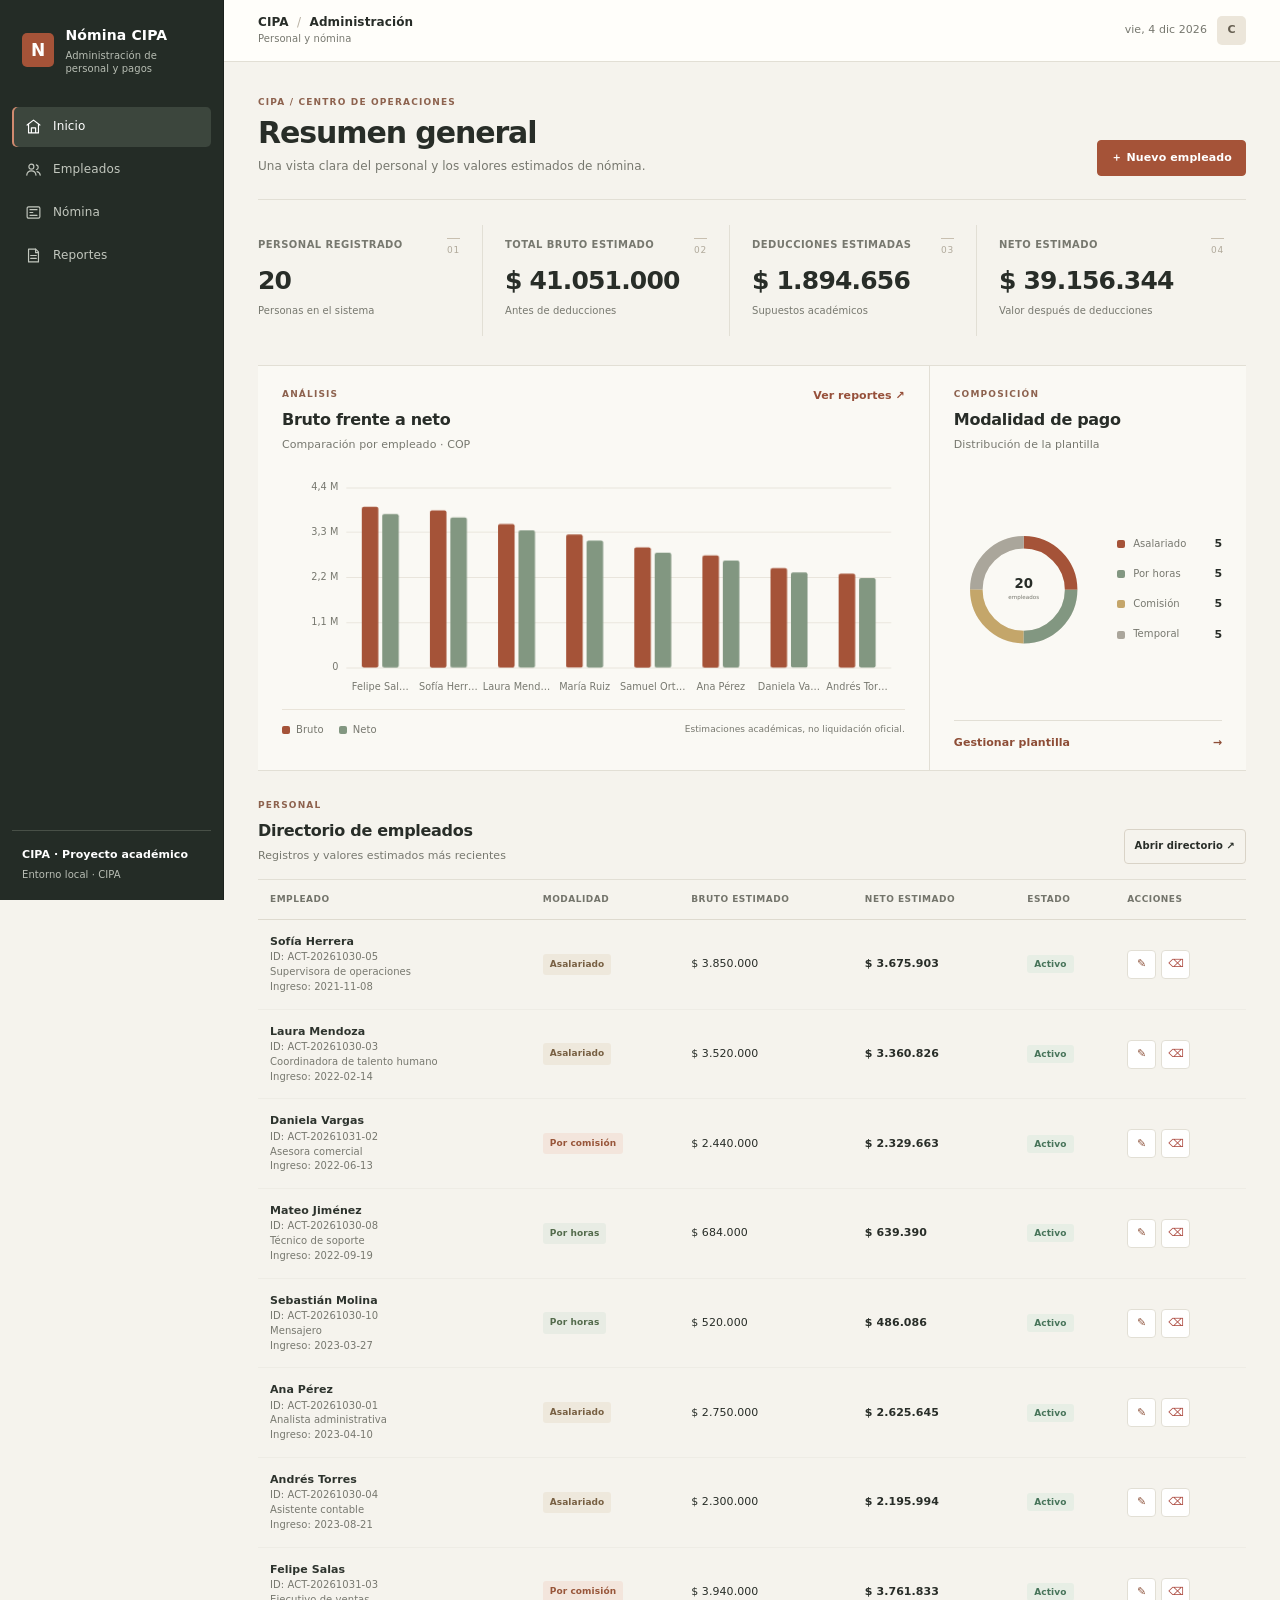
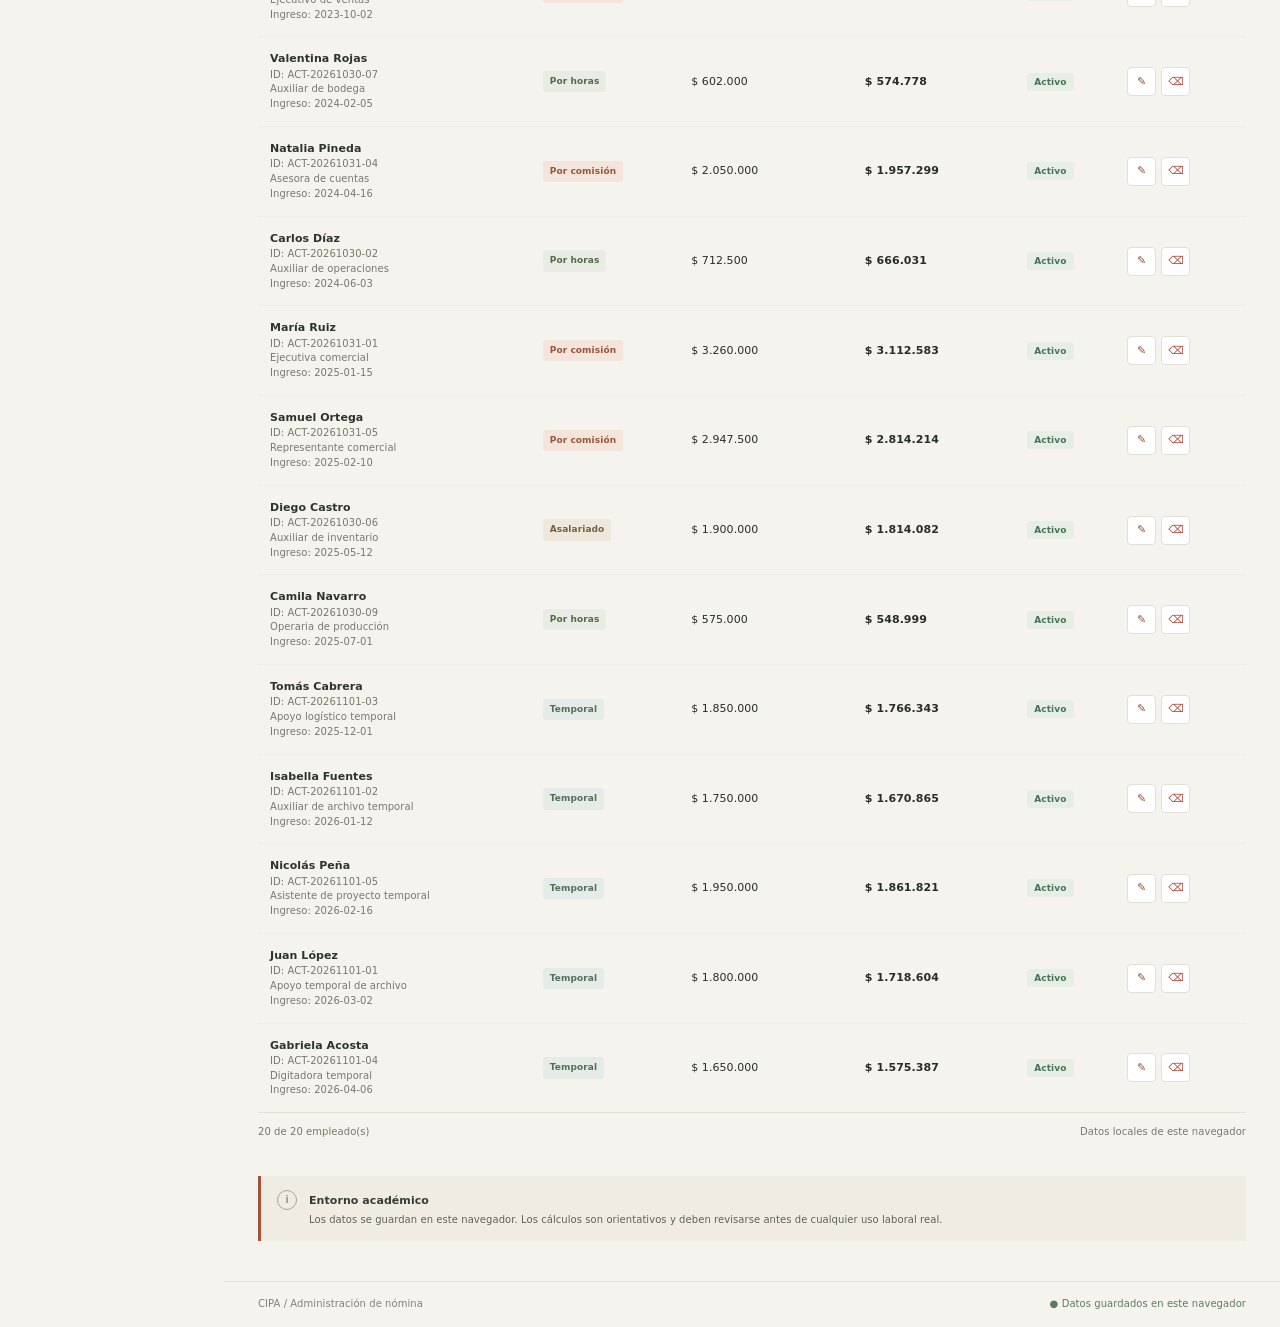
<file: index.html>
<!doctype html>
<html lang="es">
  <head>
    <meta charset="utf-8" />
    <meta name="viewport" content="width=device-width,initial-scale=1" />
    <title>Panel de control · Nómina CIPA</title>
    <link rel="stylesheet" href="app.css" />
  </head>
  <body>
    <div class="app">
      <aside>
        <div class="brand">
          <div class="brand-mark" aria-hidden="true">N</div>
          <div>
            <strong>Nómina CIPA</strong
            ><small>Administración de personal y pagos</small>
          </div>
        </div>
        <nav class="nav">
          <a class="active" href="index.html"
            ><span class="nav-icon"
              ><svg viewBox="0 0 24 24" aria-hidden="true">
                <path d="m3 10 9-7 9 7" />
                <path d="M5 9v12h14V9M9 21v-7h6v7" /></svg></span
            >Inicio</a
          ><a class="" href="empleados.html"
            ><span class="nav-icon"
              ><svg viewBox="0 0 24 24" aria-hidden="true">
                <circle cx="9" cy="8" r="3.5" />
                <path
                  d="M2.5 20c.4-4 2.7-6 6.5-6s6.1 2 6.5 6M16 5.5a3.5 3.5 0 0 1 0 6.8M17 15c2.7.7 4.1 2.3 4.5 5"
                /></svg></span
            >Empleados</a
          ><a class="" href="nomina.html"
            ><span class="nav-icon"
              ><svg viewBox="0 0 24 24" aria-hidden="true">
                <rect x="3" y="4" width="18" height="16" rx="2" />
                <path d="M7 8h10M7 12h4M7 16h10" /></svg></span
            >Nómina</a
          ><a class="" href="reportes.html"
            ><span class="nav-icon"
              ><svg viewBox="0 0 24 24" aria-hidden="true">
                <path d="M5 3h10l4 4v14H5z" />
                <path d="M15 3v5h4M8 12h8M8 16h8" /></svg></span
            >Reportes</a
          >
        </nav>
        <div class="side-foot">
          <strong>CIPA · Proyecto académico</strong>Entorno local · CIPA
        </div>
      </aside>
      <div class="main">
        <header class="topbar">
          <div>
            <h1>CIPA <span class="topbar-divider">/</span> Administración</h1>
            <p>Personal y nómina</p>
          </div>
          <div class="top-actions">
            <span id="today"></span>
            <div class="avatar">C</div>
          </div>
        </header>
        <main class="page-content">
          <div class="page-shell dashboard-v3">
            <div class="dashboard-heading">
              <div>
                <div class="eyebrow">CIPA / CENTRO DE OPERACIONES</div>
                <h2>Resumen general</h2>
                <p>
                  Una vista clara del personal y los valores estimados de
                  nómina.
                </p>
              </div>
              <a class="btn btn-primary" href="empleados.html"
                >＋ Nuevo empleado</a
              >
            </div>
            <section
              class="stats dashboard-metrics"
              aria-label="Indicadores de nómina"
            >
              <div class="stat">
                <div>
                  <label>Personal registrado</label><strong id="count">0</strong
                  ><small>Personas en el sistema</small>
                </div>
                <span class="metric-mark">01</span>
              </div>
              <div class="stat">
                <div>
                  <label>Total bruto estimado</label
                  ><strong id="grossTotal">$0</strong
                  ><small>Antes de deducciones</small>
                </div>
                <span class="metric-mark">02</span>
              </div>
              <div class="stat">
                <div>
                  <label>Deducciones estimadas</label
                  ><strong id="deductionsTotal">$0</strong
                  ><small>Supuestos académicos</small>
                </div>
                <span class="metric-mark">03</span>
              </div>
              <div class="stat">
                <div>
                  <label>Neto estimado</label><strong id="netTotal">$0</strong
                  ><small>Valor después de deducciones</small>
                </div>
                <span class="metric-mark">04</span>
              </div>
            </section>
            <section class="dashboard-analysis">
              <article class="analytics-main">
                <div class="section-heading">
                  <div>
                    <div class="eyebrow">ANÁLISIS</div>
                    <h3>Bruto frente a neto</h3>
                    <p>Comparación por empleado · COP</p>
                  </div>
                  <a href="reportes.html">Ver reportes ↗</a>
                </div>
                <div
                  id="payrollChart"
                  class="chart-body dashboard-bar-chart"
                  role="img"
                  aria-label="Comparación de bruto y neto por empleado"
                ></div>
                <div class="chart-footnote">
                  <span><i class="legend-gross"></i> Bruto</span
                  ><span><i class="legend-net"></i> Neto</span
                  ><small
                    >Estimaciones académicas, no liquidación oficial.</small
                  >
                </div>
              </article>
              <article class="analytics-side">
                <div class="section-heading">
                  <div>
                    <div class="eyebrow">COMPOSICIÓN</div>
                    <h3>Modalidad de pago</h3>
                    <p>Distribución de la plantilla</p>
                  </div>
                </div>
                <div
                  id="typeChart"
                  class="chart-body donut-layout"
                  role="img"
                  aria-label="Distribución de empleados por modalidad de pago"
                ></div>
                <a class="text-link" href="empleados.html"
                  >Gestionar plantilla <span>→</span></a
                >
              </article>
            </section>
            <section class="directory-preview">
              <div class="section-heading directory-heading">
                <div>
                  <div class="eyebrow">PERSONAL</div>
                  <h3>Directorio de empleados</h3>
                  <p>Registros y valores estimados más recientes</p>
                </div>
                <a class="btn btn-quiet" href="empleados.html"
                  >Abrir directorio ↗</a
                >
              </div>
              <div class="table-wrap">
                <table>
                  <thead>
                    <tr>
                      <th>EMPLEADO</th>
                      <th>MODALIDAD</th>
                      <th>BRUTO ESTIMADO</th>
                      <th>NETO ESTIMADO</th>
                      <th>ESTADO</th>
                      <th>ACCIONES</th>
                    </tr>
                  </thead>
                  <tbody id="employeeRows"></tbody>
                </table>
              </div>
              <div class="table-foot">
                <span id="tableCount">0 empleados</span
                ><span>Datos locales de este navegador</span>
              </div>
            </section>
            <div class="dashboard-disclaimer">
              <span class="disclaimer-symbol">i</span>
              <div>
                <strong>Entorno académico</strong>
                <p>
                  Los datos se guardan en este navegador. Los cálculos son
                  orientativos y deben revisarse antes de cualquier uso laboral
                  real.
                </p>
              </div>
            </div>
          </div>
        </main>
        <footer class="footer">
          <span>CIPA / Administración de nómina</span
          ><span>● Datos guardados en este navegador</span>
        </footer>
      </div>
    </div>
    <div class="toast" id="toast" role="status"></div>
    <script src="app.js" defer></script>
  </body>
</html>
</file>
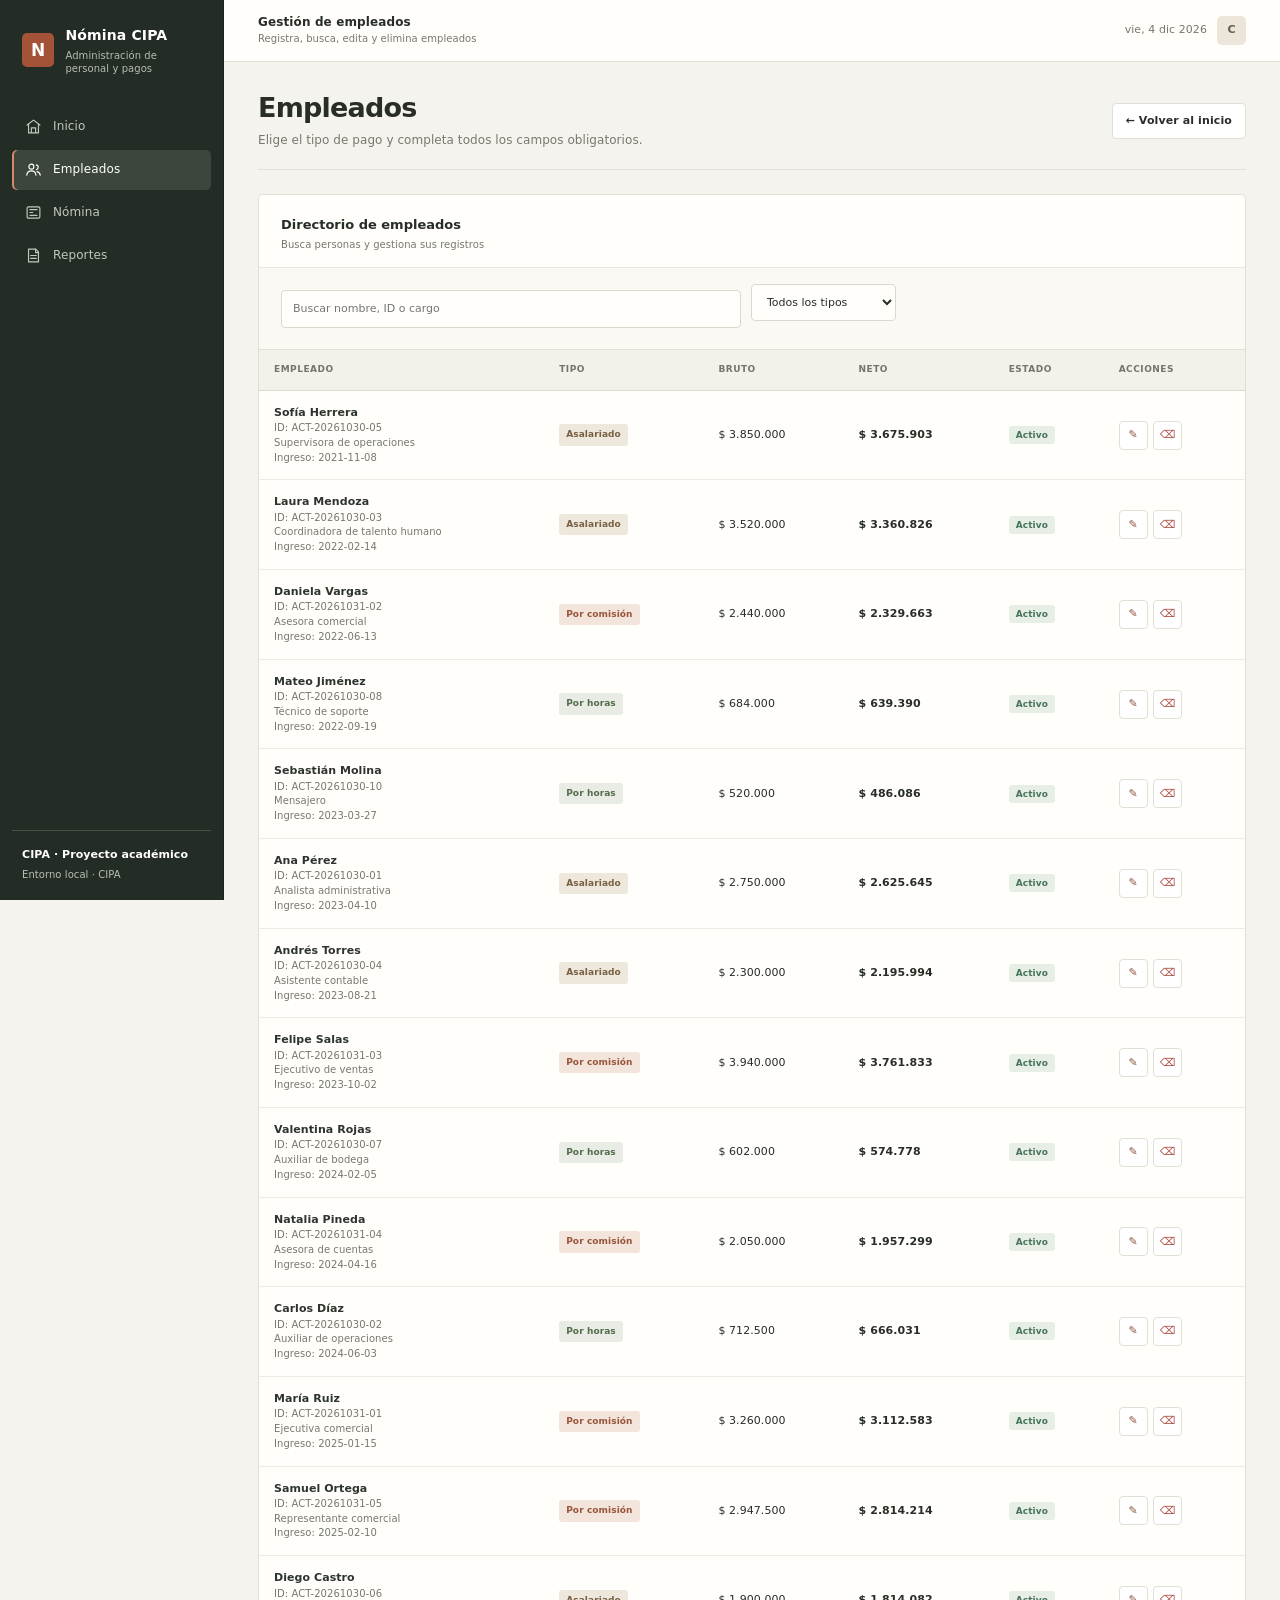
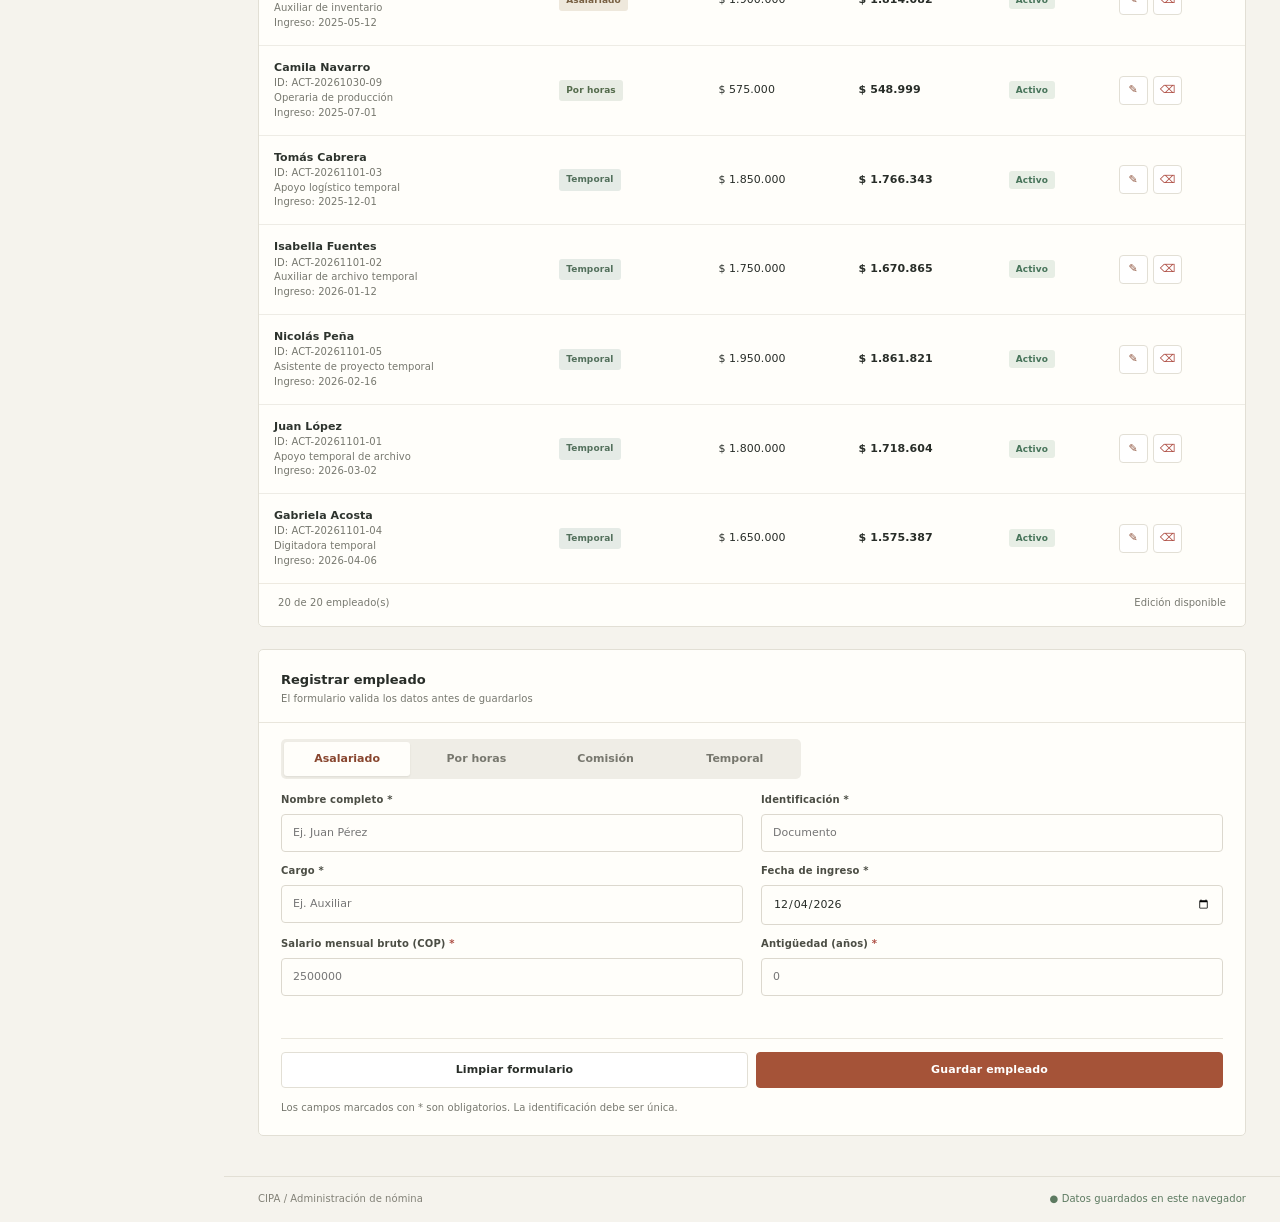
<file: empleados.html>
<!doctype html>
<html lang="es">
  <head>
    <meta charset="utf-8" />
    <meta name="viewport" content="width=device-width,initial-scale=1" />
    <title>Gestión de empleados · Nómina CIPA</title>
    <link rel="stylesheet" href="app.css" />
  </head>
  <body class="page-employees">
    <div class="app">
      <aside>
        <div class="brand">
          <div class="brand-mark" aria-hidden="true">N</div>
          <div>
            <strong>Nómina CIPA</strong
            ><small>Administración de personal y pagos</small>
          </div>
        </div>
        <nav class="nav">
          <a class="" href="index.html"
            ><span class="nav-icon"
              ><svg viewBox="0 0 24 24" aria-hidden="true">
                <path d="m3 10 9-7 9 7" />
                <path d="M5 9v12h14V9M9 21v-7h6v7" /></svg></span
            >Inicio</a
          ><a class="active" href="empleados.html"
            ><span class="nav-icon"
              ><svg viewBox="0 0 24 24" aria-hidden="true">
                <circle cx="9" cy="8" r="3.5" />
                <path
                  d="M2.5 20c.4-4 2.7-6 6.5-6s6.1 2 6.5 6M16 5.5a3.5 3.5 0 0 1 0 6.8M17 15c2.7.7 4.1 2.3 4.5 5"
                /></svg></span
            >Empleados</a
          ><a class="" href="nomina.html"
            ><span class="nav-icon"
              ><svg viewBox="0 0 24 24" aria-hidden="true">
                <rect x="3" y="4" width="18" height="16" rx="2" />
                <path d="M7 8h10M7 12h4M7 16h10" /></svg></span
            >Nómina</a
          ><a class="" href="reportes.html"
            ><span class="nav-icon"
              ><svg viewBox="0 0 24 24" aria-hidden="true">
                <path d="M5 3h10l4 4v14H5z" />
                <path d="M15 3v5h4M8 12h8M8 16h8" /></svg></span
            >Reportes</a
          >
        </nav>
        <div class="side-foot">
          <strong>CIPA · Proyecto académico</strong>Entorno local · CIPA
        </div>
      </aside>
      <div class="main">
        <header class="topbar">
          <div>
            <h1>Gestión de empleados</h1>
            <p>Registra, busca, edita y elimina empleados</p>
          </div>
          <div class="top-actions">
            <span id="today"></span>
            <div class="avatar">C</div>
          </div>
        </header>
        <main class="page-content">
          <div class="page-head">
            <div>
              <h2>Empleados</h2>
              <p>
                Elige el tipo de pago y completa todos los campos obligatorios.
              </p>
            </div>
            <a class="btn" href="index.html">← Volver al inicio</a>
          </div>
          <div class="grid-two employee-workspace">
            <section class="card employee-form-card">
              <div class="card-head">
                <div>
                  <h3 id="formTitle">Registrar empleado</h3>
                  <div class="sub">
                    El formulario valida los datos antes de guardarlos
                  </div>
                </div>
              </div>
              <div class="type-tabs" id="quickTypes">
                <button type="button" class="active" data-kind="salaried">
                  Asalariado</button
                ><button type="button" data-kind="hourly">Por horas</button
                ><button type="button" data-kind="commission">Comisión</button
                ><button type="button" data-kind="temporary">Temporal</button>
              </div>
              <form id="employeeForm">
                <input type="hidden" id="recordId" />
                <div class="form-grid">
                  <div class="field">
                    <label for="name">Nombre completo *</label
                    ><input
                      id="name"
                      required
                      maxlength="100"
                      placeholder="Ej. Juan Pérez"
                    />
                  </div>
                  <div class="field">
                    <label for="idNumber">Identificación *</label
                    ><input
                      id="idNumber"
                      required
                      maxlength="30"
                      placeholder="Documento"
                    />
                  </div>
                  <div class="field">
                    <label for="role">Cargo *</label
                    ><input
                      id="role"
                      required
                      maxlength="80"
                      placeholder="Ej. Auxiliar"
                    />
                  </div>
                  <div class="field">
                    <label for="startDate">Fecha de ingreso *</label
                    ><input id="startDate" type="date" required />
                  </div>
                  <div class="field span-2" id="dynamicFields"></div>
                </div>
                <div class="form-actions">
                  <button class="btn" type="button" id="clearForm">
                    Limpiar formulario</button
                  ><button class="btn btn-primary" type="submit" id="saveBtn">
                    Guardar empleado
                  </button>
                </div>
                <p class="hint">
                  Los campos marcados con * son obligatorios. La identificación
                  debe ser única.
                </p>
              </form>
            </section>
            <section class="card directory-card">
              <div class="card-head">
                <div>
                  <h3>Directorio de empleados</h3>
                  <div class="sub">Busca personas y gestiona sus registros</div>
                </div>
              </div>
              <div class="toolbar">
                <div class="search">
                  <input id="search" placeholder="Buscar nombre, ID o cargo" />
                </div>
                <div class="field" style="min-width: 145px">
                  <select id="filter">
                    <option value="">Todos los tipos</option>
                    <option value="salaried">Asalariado</option>
                    <option value="hourly">Por horas</option>
                    <option value="commission">Comisión</option>
                    <option value="temporary">Temporal</option>
                  </select>
                </div>
              </div>
              <div class="table-wrap">
                <table>
                  <thead>
                    <tr>
                      <th>Empleado</th>
                      <th>Tipo</th>
                      <th>Bruto</th>
                      <th>Neto</th>
                      <th>Estado</th>
                      <th>Acciones</th>
                    </tr>
                  </thead>
                  <tbody id="employeeRows"></tbody>
                </table>
              </div>
              <div class="table-foot">
                <span id="tableCount">0 empleados</span
                ><span>Edición disponible</span>
              </div>
            </section>
          </div>
        </main>
        <footer class="footer">
          <span>CIPA / Administración de nómina</span
          ><span>● Datos guardados en este navegador</span>
        </footer>
      </div>
    </div>
    <div class="toast" id="toast" role="status"></div>
    <script src="app.js" defer></script>
  </body>
</html>
</file>
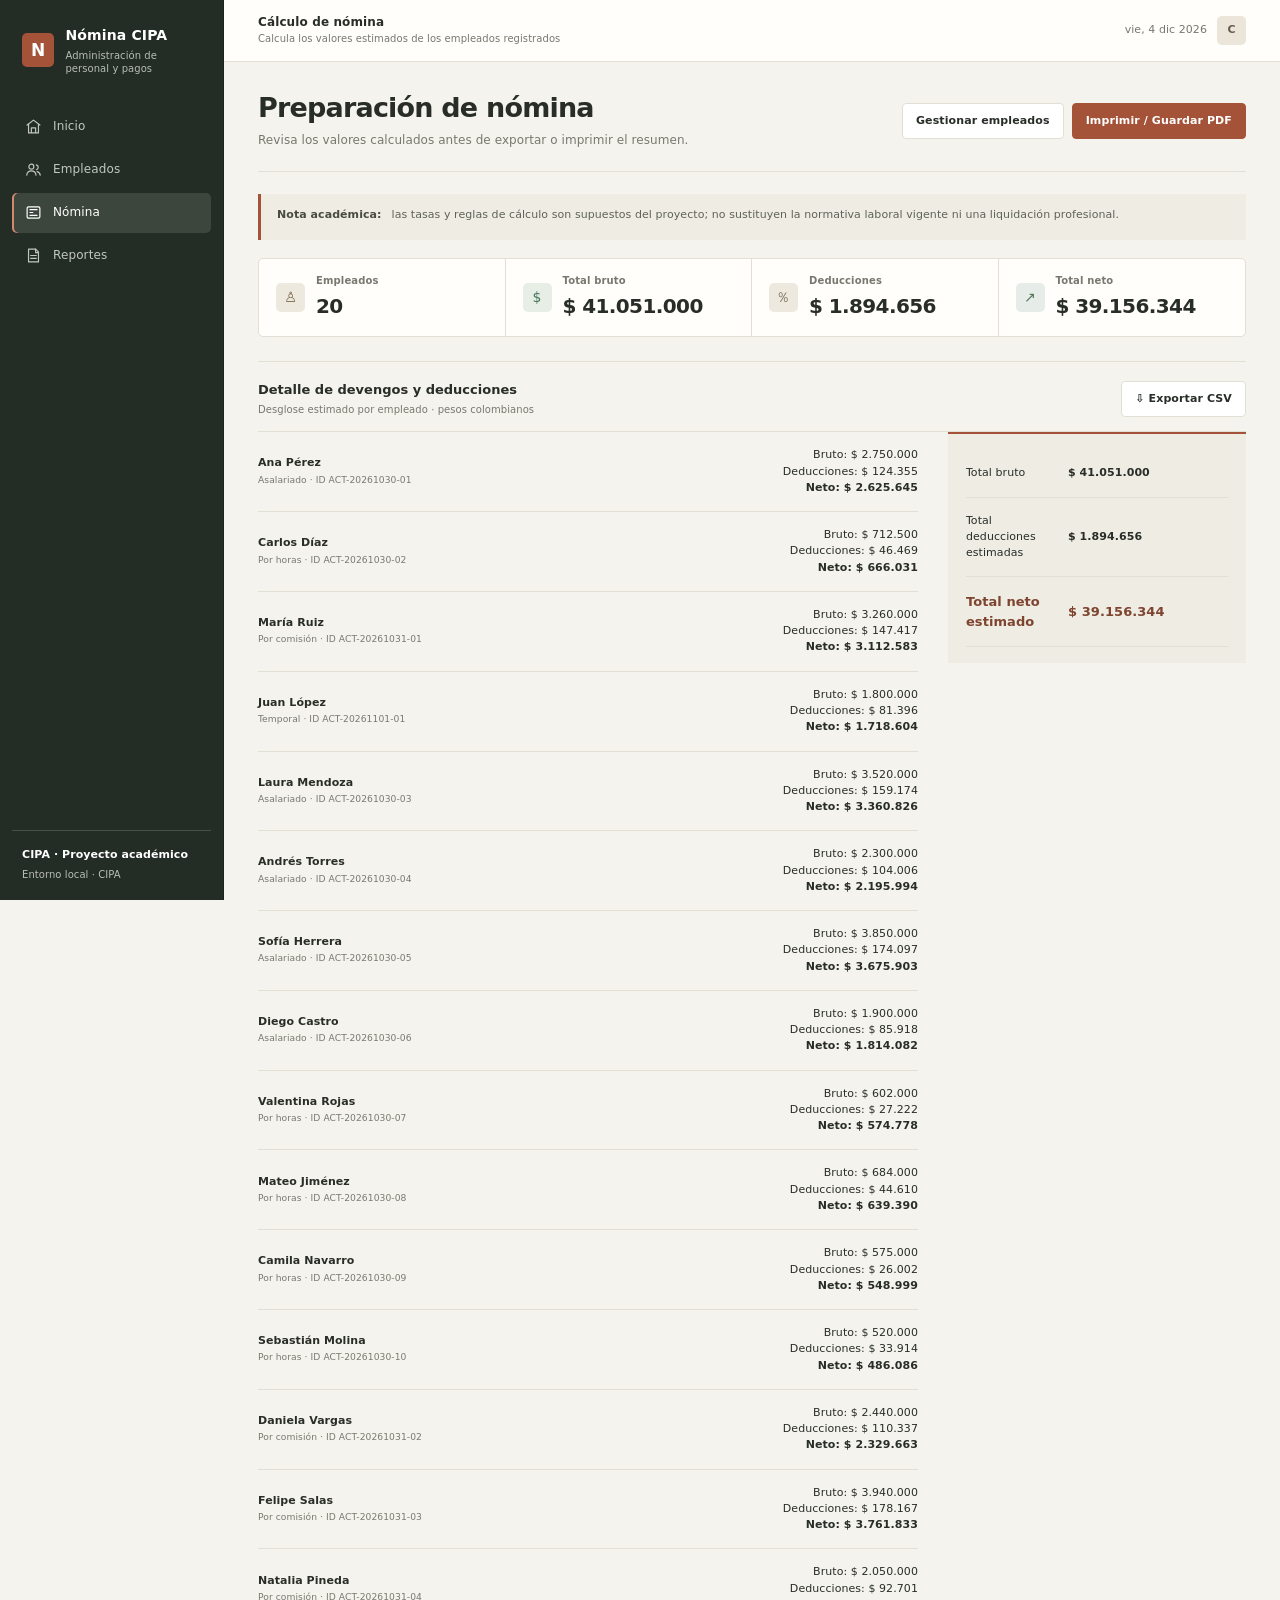
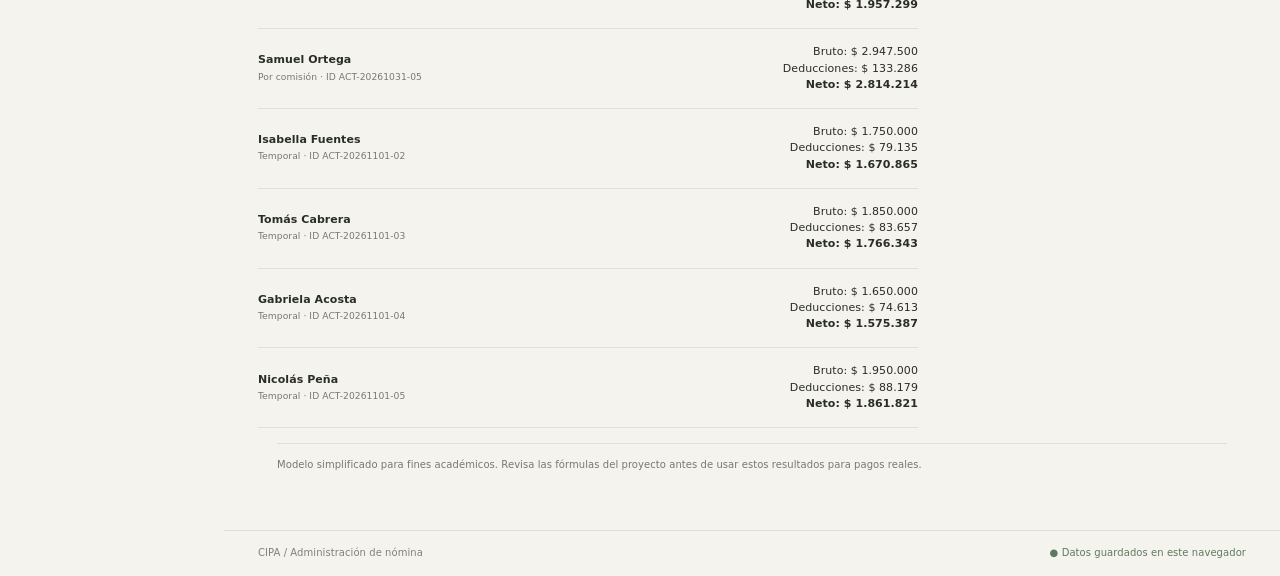
<file: nomina.html>
<!doctype html>
<html lang="es">
  <head>
    <meta charset="utf-8" />
    <meta name="viewport" content="width=device-width,initial-scale=1" />
    <title>Cálculo de nómina · Nómina CIPA</title>
    <link rel="stylesheet" href="app.css" />
  </head>
  <body class="page-payroll">
    <div class="app">
      <aside>
        <div class="brand">
          <div class="brand-mark" aria-hidden="true">N</div>
          <div>
            <strong>Nómina CIPA</strong
            ><small>Administración de personal y pagos</small>
          </div>
        </div>
        <nav class="nav">
          <a class="" href="index.html"
            ><span class="nav-icon"
              ><svg viewBox="0 0 24 24" aria-hidden="true">
                <path d="m3 10 9-7 9 7" />
                <path d="M5 9v12h14V9M9 21v-7h6v7" /></svg></span
            >Inicio</a
          ><a class="" href="empleados.html"
            ><span class="nav-icon"
              ><svg viewBox="0 0 24 24" aria-hidden="true">
                <circle cx="9" cy="8" r="3.5" />
                <path
                  d="M2.5 20c.4-4 2.7-6 6.5-6s6.1 2 6.5 6M16 5.5a3.5 3.5 0 0 1 0 6.8M17 15c2.7.7 4.1 2.3 4.5 5"
                /></svg></span
            >Empleados</a
          ><a class="active" href="nomina.html"
            ><span class="nav-icon"
              ><svg viewBox="0 0 24 24" aria-hidden="true">
                <rect x="3" y="4" width="18" height="16" rx="2" />
                <path d="M7 8h10M7 12h4M7 16h10" /></svg></span
            >Nómina</a
          ><a class="" href="reportes.html"
            ><span class="nav-icon"
              ><svg viewBox="0 0 24 24" aria-hidden="true">
                <path d="M5 3h10l4 4v14H5z" />
                <path d="M15 3v5h4M8 12h8M8 16h8" /></svg></span
            >Reportes</a
          >
        </nav>
        <div class="side-foot">
          <strong>CIPA · Proyecto académico</strong>Entorno local · CIPA
        </div>
      </aside>
      <div class="main">
        <header class="topbar">
          <div>
            <h1>Cálculo de nómina</h1>
            <p>Calcula los valores estimados de los empleados registrados</p>
          </div>
          <div class="top-actions">
            <span id="today"></span>
            <div class="avatar">C</div>
          </div>
        </header>
        <main class="page-content">
          <div class="page-head">
            <div>
              <h2>Preparación de nómina</h2>
              <p>
                Revisa los valores calculados antes de exportar o imprimir el
                resumen.
              </p>
            </div>
            <div class="actions">
              <a class="btn" href="empleados.html">Gestionar empleados</a
              ><button class="btn btn-primary" id="printReport">
                Imprimir / Guardar PDF
              </button>
            </div>
          </div>
          <div class="notice">
            <b>Nota académica:</b> las tasas y reglas de cálculo son supuestos
            del proyecto; no sustituyen la normativa laboral vigente ni una
            liquidación profesional.
          </div>
          <section class="stats" style="margin-top: 18px">
            <div class="stat">
              <div class="stat-icon">♙</div>
              <div><label>Empleados</label><strong id="count">0</strong></div>
            </div>
            <div class="stat">
              <div class="stat-icon green">$</div>
              <div>
                <label>Total bruto</label><strong id="grossTotal">$0</strong>
              </div>
            </div>
            <div class="stat">
              <div class="stat-icon purple">％</div>
              <div>
                <label>Deducciones</label
                ><strong id="deductionsTotal">$0</strong>
              </div>
            </div>
            <div class="stat">
              <div class="stat-icon teal">↗</div>
              <div>
                <label>Total neto</label><strong id="netTotal">$0</strong>
              </div>
            </div>
          </section>
          <section class="card">
            <div class="card-head">
              <div>
                <h3>Detalle de devengos y deducciones</h3>
                <div class="sub">
                  Desglose estimado por empleado · pesos colombianos
                </div>
              </div>
              <button class="btn" id="export">⇩ Exportar CSV</button>
            </div>
            <div id="reportRows"></div>
            <div id="reportTotals"></div>
            <p class="hint">
              Modelo simplificado para fines académicos. Revisa las fórmulas del
              proyecto antes de usar estos resultados para pagos reales.
            </p>
          </section>
        </main>
        <footer class="footer">
          <span>CIPA / Administración de nómina</span
          ><span>● Datos guardados en este navegador</span>
        </footer>
      </div>
    </div>
    <div class="toast" id="toast" role="status"></div>
    <script src="app.js" defer></script>
  </body>
</html>
</file>
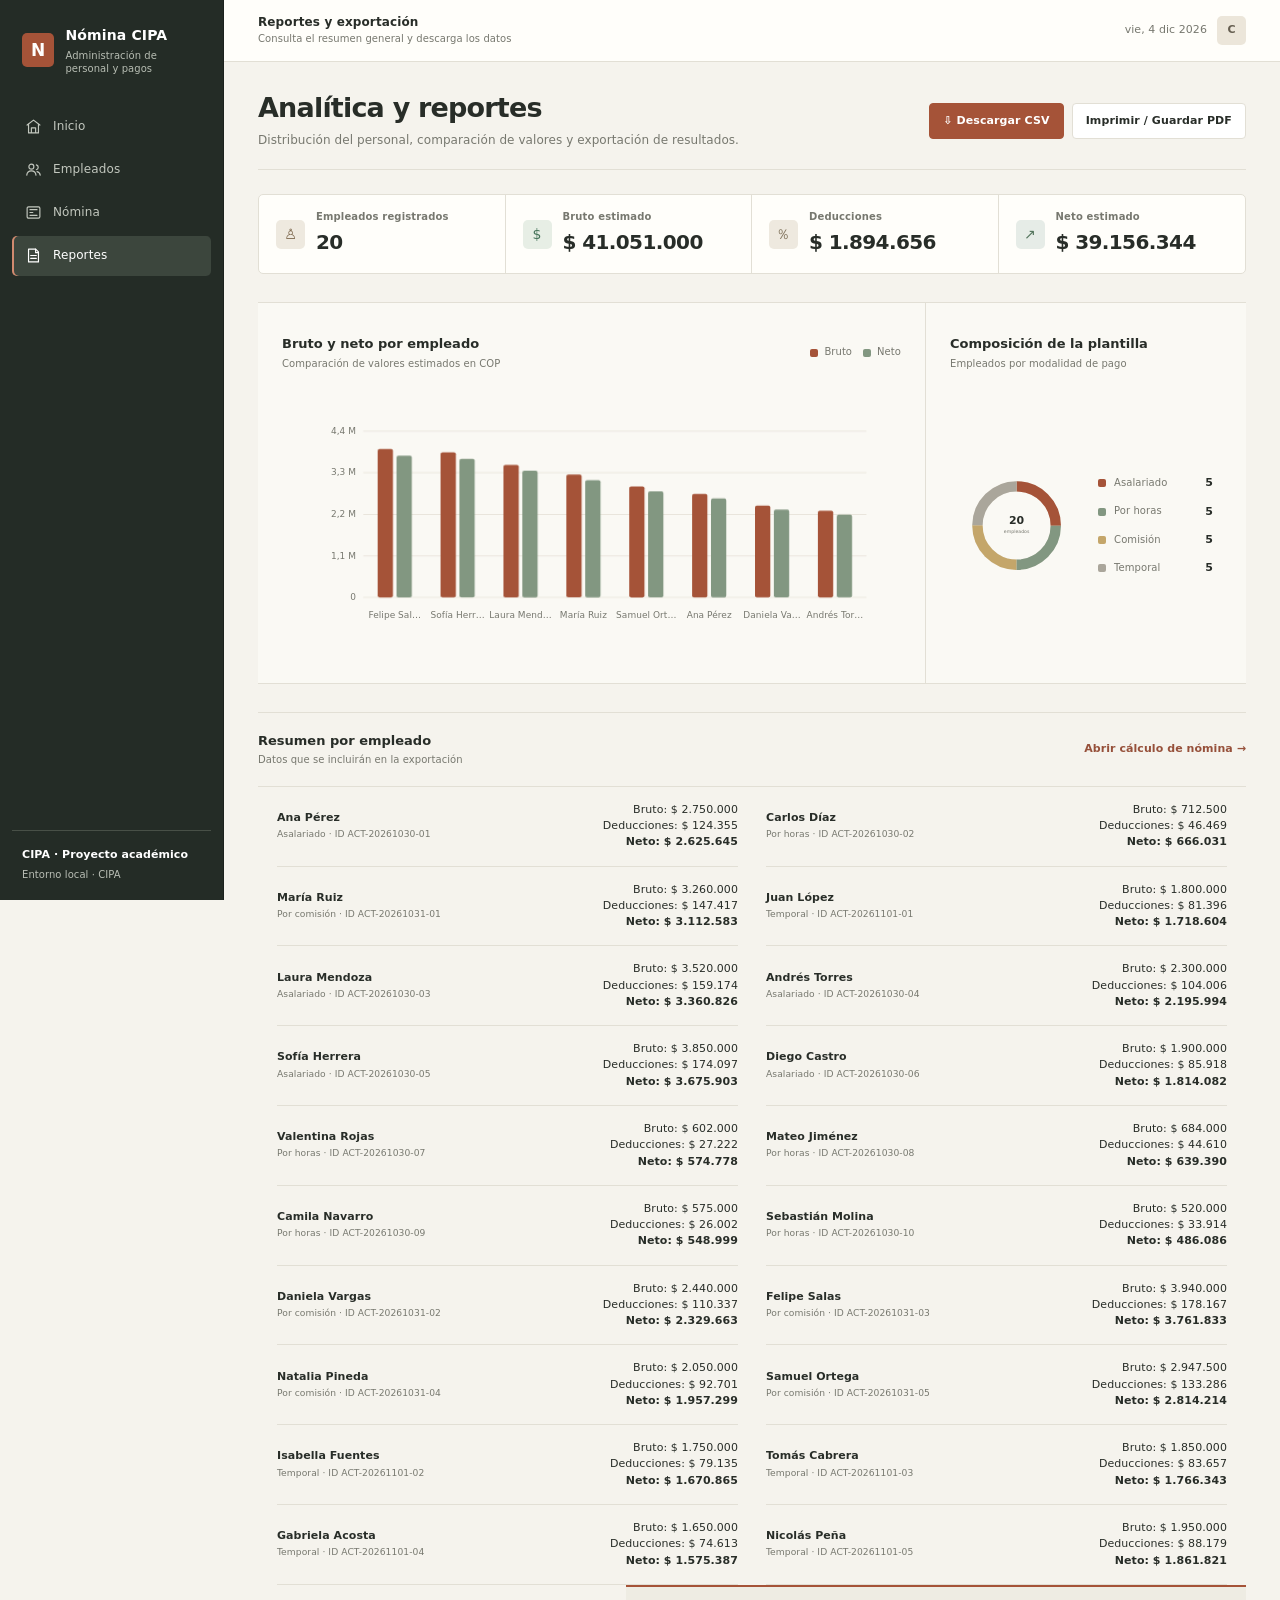
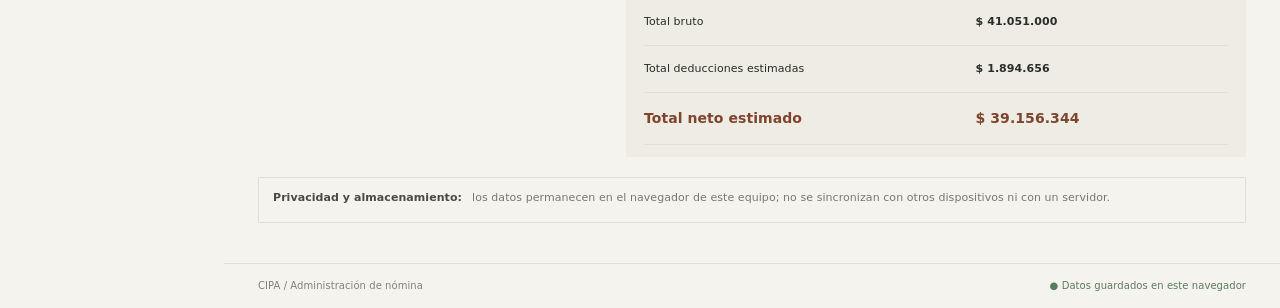
<file: reportes.html>
<!doctype html>
<html lang="es">
  <head>
    <meta charset="utf-8" />
    <meta name="viewport" content="width=device-width,initial-scale=1" />
    <title>Reportes y exportación · Nómina CIPA</title>
    <link rel="stylesheet" href="app.css" />
  </head>
  <body class="page-reports">
    <div class="app">
      <aside>
        <div class="brand">
          <div class="brand-mark" aria-hidden="true">N</div>
          <div>
            <strong>Nómina CIPA</strong
            ><small>Administración de personal y pagos</small>
          </div>
        </div>
        <nav class="nav">
          <a class="" href="index.html"
            ><span class="nav-icon"
              ><svg viewBox="0 0 24 24" aria-hidden="true">
                <path d="m3 10 9-7 9 7" />
                <path d="M5 9v12h14V9M9 21v-7h6v7" /></svg></span
            >Inicio</a
          ><a class="" href="empleados.html"
            ><span class="nav-icon"
              ><svg viewBox="0 0 24 24" aria-hidden="true">
                <circle cx="9" cy="8" r="3.5" />
                <path
                  d="M2.5 20c.4-4 2.7-6 6.5-6s6.1 2 6.5 6M16 5.5a3.5 3.5 0 0 1 0 6.8M17 15c2.7.7 4.1 2.3 4.5 5"
                /></svg></span
            >Empleados</a
          ><a class="" href="nomina.html"
            ><span class="nav-icon"
              ><svg viewBox="0 0 24 24" aria-hidden="true">
                <rect x="3" y="4" width="18" height="16" rx="2" />
                <path d="M7 8h10M7 12h4M7 16h10" /></svg></span
            >Nómina</a
          ><a class="active" href="reportes.html"
            ><span class="nav-icon"
              ><svg viewBox="0 0 24 24" aria-hidden="true">
                <path d="M5 3h10l4 4v14H5z" />
                <path d="M15 3v5h4M8 12h8M8 16h8" /></svg></span
            >Reportes</a
          >
        </nav>
        <div class="side-foot">
          <strong>CIPA · Proyecto académico</strong>Entorno local · CIPA
        </div>
      </aside>
      <div class="main">
        <header class="topbar">
          <div>
            <h1>Reportes y exportación</h1>
            <p>Consulta el resumen general y descarga los datos</p>
          </div>
          <div class="top-actions">
            <span id="today"></span>
            <div class="avatar">C</div>
          </div>
        </header>
        <main class="page-content">
          <div class="page-head">
            <div>
              <h2>Analítica y reportes</h2>
              <p>
                Distribución del personal, comparación de valores y exportación
                de resultados.
              </p>
            </div>
            <div class="actions">
              <button class="btn btn-primary" id="exportReport">
                ⇩ Descargar CSV</button
              ><button class="btn" id="printReport">
                Imprimir / Guardar PDF
              </button>
            </div>
          </div>
          <section class="stats">
            <div class="stat">
              <div class="stat-icon">♙</div>
              <div>
                <label>Empleados registrados</label
                ><strong id="count">0</strong>
              </div>
            </div>
            <div class="stat">
              <div class="stat-icon green">$</div>
              <div>
                <label>Bruto estimado</label><strong id="grossTotal">$0</strong>
              </div>
            </div>
            <div class="stat">
              <div class="stat-icon purple">％</div>
              <div>
                <label>Deducciones</label
                ><strong id="deductionsTotal">$0</strong>
              </div>
            </div>
            <div class="stat">
              <div class="stat-icon teal">↗</div>
              <div>
                <label>Neto estimado</label><strong id="netTotal">$0</strong>
              </div>
            </div>
          </section>
          <section class="charts-grid" aria-label="Gráficas de nómina">
            <article class="card chart-card">
              <div class="card-head">
                <div>
                  <h3>Bruto y neto por empleado</h3>
                  <div class="sub">Comparación de valores estimados en COP</div>
                </div>
                <span class="chart-legend"
                  ><i class="legend-gross"></i>Bruto
                  <i class="legend-net"></i>Neto</span
                >
              </div>
              <div
                id="payrollChart"
                class="chart-body"
                role="img"
                aria-label="Gráfica de barras que compara bruto y neto por empleado"
              ></div>
            </article>
            <article class="card chart-card">
              <div class="card-head">
                <div>
                  <h3>Composición de la plantilla</h3>
                  <div class="sub">Empleados por modalidad de pago</div>
                </div>
              </div>
              <div
                id="typeChart"
                class="chart-body donut-layout"
                role="img"
                aria-label="Gráfica de distribución de empleados por modalidad de pago"
              ></div>
            </article>
          </section>
          <section class="card">
            <div class="card-head">
              <div>
                <h3>Resumen por empleado</h3>
                <div class="sub">Datos que se incluirán en la exportación</div>
              </div>
              <a href="nomina.html">Abrir cálculo de nómina →</a>
            </div>
            <div id="reportRows"></div>
            <div id="reportTotals"></div>
          </section>
          <div class="notice" style="margin-top: 18px">
            <b>Privacidad y almacenamiento:</b> los datos permanecen en el
            navegador de este equipo; no se sincronizan con otros dispositivos
            ni con un servidor.
          </div>
        </main>
        <footer class="footer">
          <span>CIPA / Administración de nómina</span
          ><span>● Datos guardados en este navegador</span>
        </footer>
      </div>
    </div>
    <div class="toast" id="toast" role="status"></div>
    <script src="app.js" defer></script>
  </body>
</html>
</file>
<file: app.css>
:root {
  --navy: #17243b;
  --navy2: #202f4a;
  --blue: #356df3;
  --blue2: #2457d6;
  --bg: #f4f7fc;
  --card: #fff;
  --text: #192842;
  --muted: #71809a;
  --line: #e4eaf3;
  --green: #15966b;
  --red: #e44f65;
  --shadow: 0 8px 28px #263b5d0a;
}
* {
  box-sizing: border-box;
}
body {
  margin: 0;
  background: var(--bg);
  font:
    14px/1.45 Inter,
    ui-sans-serif,
    system-ui,
    -apple-system,
    "Segoe UI",
    sans-serif;
  color: var(--text);
}
button,
input,
select {
  font: inherit;
}
button {
  cursor: pointer;
}
.app {
  min-height: 100vh;
  display: grid;
  grid-template-columns: 238px minmax(0, 1fr);
}
aside {
  background: linear-gradient(175deg, var(--navy), #111c30);
  color: #fff;
  padding: 25px 15px;
  display: flex;
  flex-direction: column;
  gap: 30px;
}
.brand {
  display: flex;
  align-items: center;
  gap: 12px;
  padding: 0 8px;
}
.brand-mark {
  width: 42px;
  height: 42px;
  display: grid;
  place-items: center;
  background: #2d65e6;
  border-radius: 14px;
  font-size: 22px;
  box-shadow: 0 7px 20px #1d5be34a;
}
.brand strong {
  display: block;
  font-size: 16px;
  letter-spacing: -0.3px;
}
.brand small {
  display: block;
  color: #a9b7ce;
  margin-top: 3px;
  font-size: 11px;
}
.nav {
  display: grid;
  gap: 7px;
}
.nav button {
  display: flex;
  align-items: center;
  gap: 12px;
  border: 0;
  background: transparent;
  color: #c2cde0;
  text-align: left;
  padding: 13px 14px;
  border-radius: 11px;
  font-weight: 550;
}
.nav button span {
  width: 22px;
  font-size: 17px;
  text-align: center;
}
.nav button.active,
.nav button:hover {
  background: #2b4269;
  color: #fff;
}
.side-foot {
  margin-top: auto;
  border-top: 1px solid #34425a;
  padding: 17px 8px;
  color: #b7c2d4;
  font-size: 12px;
}
.side-foot strong {
  color: white;
  display: block;
  font-size: 13px;
}
.main {
  min-width: 0;
}
.topbar {
  height: 78px;
  background: #fff;
  border-bottom: 1px solid var(--line);
  display: flex;
  align-items: center;
  justify-content: space-between;
  padding: 0 32px;
  gap: 20px;
}
.topbar h1 {
  font-size: 20px;
  letter-spacing: -0.5px;
  margin: 0;
}
.topbar p {
  margin: 3px 0 0;
  color: var(--muted);
  font-size: 12px;
}
.top-actions {
  display: flex;
  align-items: center;
  gap: 12px;
  color: var(--muted);
  font-size: 12px;
}
.avatar {
  width: 36px;
  height: 36px;
  border-radius: 12px;
  background: #e9efff;
  color: var(--blue);
  display: grid;
  place-items: center;
  font-weight: 800;
}
.content {
  padding: 26px 30px 32px;
  max-width: 1600px;
  margin: auto;
}
.page-head {
  display: flex;
  justify-content: space-between;
  align-items: center;
  gap: 15px;
  margin-bottom: 21px;
}
.page-head h2 {
  margin: 0;
  font-size: 22px;
  letter-spacing: -0.5px;
}
.page-head p {
  color: var(--muted);
  margin: 5px 0 0;
}
.btn {
  border: 1px solid var(--line);
  border-radius: 10px;
  padding: 10px 14px;
  background: white;
  color: var(--text);
  font-weight: 650;
  display: inline-flex;
  align-items: center;
  justify-content: center;
  gap: 8px;
  transition: 0.15s;
}
.btn:hover {
  transform: translateY(-1px);
  box-shadow: var(--shadow);
}
.btn-primary {
  background: var(--blue);
  border-color: var(--blue);
  color: #fff;
  box-shadow: 0 5px 13px #356df329;
}
.btn-primary:hover {
  background: var(--blue2);
}
.btn-danger {
  color: var(--red);
  border-color: #f6d6dc;
  background: #fff8f9;
}
.stats {
  display: grid;
  grid-template-columns: repeat(4, minmax(0, 1fr));
  gap: 16px;
  margin-bottom: 20px;
}
.stat {
  background: var(--card);
  border: 1px solid var(--line);
  border-radius: 15px;
  padding: 19px;
  box-shadow: var(--shadow);
  display: flex;
  gap: 13px;
  align-items: flex-start;
  min-width: 0;
}
.stat-icon {
  width: 43px;
  height: 43px;
  flex: 0 0 43px;
  border-radius: 13px;
  display: grid;
  place-items: center;
  font-size: 19px;
  background: #eaf1ff;
  color: var(--blue);
}
.stat-icon.green {
  background: #e4f8ef;
  color: var(--green);
}
.stat-icon.purple {
  background: #f0eaff;
  color: #8654db;
}
.stat-icon.teal {
  background: #e0f8f7;
  color: #159a9a;
}
.stat label {
  display: block;
  color: var(--muted);
  font-size: 12px;
  font-weight: 600;
}
.stat strong {
  display: block;
  font-size: 23px;
  letter-spacing: -0.7px;
  margin-top: 4px;
  overflow-wrap: anywhere;
}
.stat small {
  display: block;
  color: var(--muted);
  font-size: 11px;
  margin-top: 4px;
}
.layout {
  display: grid;
  grid-template-columns: minmax(0, 1.55fr) minmax(320px, 1fr);
  gap: 18px;
  align-items: start;
}
.stack {
  display: grid;
  gap: 18px;
  min-width: 0;
}
.card {
  background: var(--card);
  border: 1px solid var(--line);
  border-radius: 15px;
  box-shadow: var(--shadow);
  padding: 20px;
  min-width: 0;
}
.card-head {
  display: flex;
  align-items: center;
  justify-content: space-between;
  gap: 12px;
  margin-bottom: 17px;
}
.card-head h3 {
  margin: 0;
  font-size: 15px;
  letter-spacing: -0.2px;
}
.card-head .sub {
  color: var(--muted);
  font-size: 12px;
  margin-top: 4px;
}
.toolbar {
  display: flex;
  gap: 10px;
  margin-bottom: 15px;
}
.search {
  flex: 1;
  position: relative;
  min-width: 120px;
}
.search span {
  position: absolute;
  left: 12px;
  top: 10px;
  color: #8c9ab0;
}
.search input {
  padding-left: 35px;
  width: 100%;
}
.field input,
.field select,
.search input {
  width: 100%;
  border: 1px solid #dce4f0;
  border-radius: 9px;
  background: #fff;
  padding: 10px 11px;
  outline: none;
  color: var(--text);
  min-width: 0;
}
.field input:focus,
.field select:focus,
.search input:focus {
  border-color: #7fa1ff;
  box-shadow: 0 0 0 3px #356df314;
}
.field label {
  display: block;
  font-size: 12px;
  font-weight: 650;
  margin-bottom: 6px;
  color: #35435c;
}
.required {
  color: var(--red);
}
.table-wrap {
  overflow: auto;
}
table {
  width: 100%;
  border-collapse: collapse;
  white-space: nowrap;
}
th {
  text-align: left;
  font-size: 11px;
  color: #71809a;
  background: #f7f9fd;
  padding: 12px 10px;
  font-weight: 750;
  border-bottom: 1px solid var(--line);
}
td {
  padding: 13px 10px;
  border-bottom: 1px solid #edf1f7;
  font-size: 12px;
}
tbody tr:hover {
  background: #fbfcff;
}
.name-cell {
  font-weight: 700;
  color: #263650;
}
.muted-cell {
  color: var(--muted);
}
.pill {
  display: inline-flex;
  padding: 4px 8px;
  border-radius: 30px;
  font-size: 10px;
  font-weight: 700;
  background: #eaf1ff;
  color: #285dd2;
}
.pill.hourly {
  background: #f1eaff;
  color: #8050cc;
}
.pill.commission {
  background: #fff0e4;
  color: #b76623;
}
.pill.temporary {
  background: #e1f8f7;
  color: #148b8b;
}
.status {
  color: var(--green);
  background: #e8f8f0;
  padding: 4px 8px;
  border-radius: 30px;
  font-size: 10px;
  font-weight: 700;
}
.icon-btn {
  width: 30px;
  height: 30px;
  border-radius: 8px;
  border: 1px solid var(--line);
  background: #fff;
  color: var(--blue);
  margin-right: 5px;
}
.icon-btn.delete {
  color: var(--red);
}
.empty {
  text-align: center;
  padding: 34px 15px;
  color: var(--muted);
}
.empty .emoji {
  font-size: 28px;
  margin-bottom: 8px;
}
.empty strong {
  display: block;
  color: var(--text);
  font-size: 13px;
  margin-bottom: 5px;
}
.empty p {
  margin: 0;
  font-size: 12px;
}
.table-foot {
  display: flex;
  justify-content: space-between;
  gap: 10px;
  color: var(--muted);
  font-size: 11px;
  margin-top: 14px;
}
.form-grid {
  display: grid;
  grid-template-columns: repeat(2, minmax(0, 1fr));
  gap: 14px;
}
.span-2 {
  grid-column: 1/-1;
}
.type-tabs {
  display: grid;
  grid-template-columns: repeat(4, 1fr);
  gap: 4px;
  background: #f2f5fa;
  padding: 4px;
  border-radius: 10px;
  margin-bottom: 17px;
}
.type-tabs button {
  border: 0;
  background: transparent;
  border-radius: 7px;
  padding: 9px 4px;
  font-size: 11px;
  font-weight: 700;
  color: #61718c;
}
.type-tabs button.active {
  background: var(--blue);
  color: #fff;
  box-shadow: 0 3px 8px #356df32b;
}
.form-actions {
  display: flex;
  gap: 9px;
  margin-top: 18px;
}
.form-actions .btn {
  flex: 1;
}
.hint {
  font-size: 11px;
  color: var(--muted);
  margin: 12px 0 0;
}
.checkline {
  display: flex;
  gap: 8px;
  align-items: center;
  font-size: 12px;
  color: #4e5d76;
}
.notice {
  padding: 12px 13px;
  background: #edf4ff;
  border: 1px solid #dce9ff;
  border-radius: 10px;
  color: #365f9c;
  font-size: 12px;
  display: flex;
  gap: 10px;
  align-items: flex-start;
}
.notice b {
  display: block;
  color: #244d91;
  margin-bottom: 3px;
}
.payroll-actions {
  display: flex;
  gap: 10px;
  margin-top: 14px;
}
.payroll-actions .btn {
  flex: 1;
}
.activity {
  display: grid;
  gap: 15px;
}
.activity-row {
  display: flex;
  align-items: flex-start;
  gap: 10px;
  font-size: 12px;
}
.dot {
  width: 8px;
  height: 8px;
  flex: 0 0 8px;
  border-radius: 50%;
  background: var(--blue);
  margin-top: 5px;
}
.activity-row p {
  margin: 0;
  flex: 1;
}
.activity-row time {
  color: var(--muted);
  font-size: 10px;
  white-space: nowrap;
}
.footer {
  display: flex;
  justify-content: space-between;
  gap: 10px;
  padding: 19px 30px;
  color: var(--muted);
  font-size: 11px;
  border-top: 1px solid var(--line);
}
.footer span:last-child {
  color: var(--green);
}
.modal-backdrop {
  position: fixed;
  inset: 0;
  background: #0e1b31a8;
  display: none;
  align-items: center;
  justify-content: center;
  padding: 18px;
  z-index: 5;
}
.modal-backdrop.show {
  display: flex;
}
.modal {
  width: min(650px, 100%);
  max-height: 90vh;
  overflow: auto;
  background: #fff;
  border-radius: 17px;
  padding: 24px;
  box-shadow: 0 25px 80px #0b16364a;
}
.modal-top {
  display: flex;
  justify-content: space-between;
  align-items: center;
  margin-bottom: 20px;
}
.modal-top h2 {
  font-size: 19px;
  margin: 0;
}
.close {
  border: 0;
  background: #f1f4f9;
  border-radius: 9px;
  width: 34px;
  height: 34px;
  font-size: 20px;
  color: #64738a;
}
.modal-bottom {
  display: flex;
  justify-content: flex-end;
  gap: 10px;
  margin-top: 22px;
}
.report-row {
  display: flex;
  justify-content: space-between;
  gap: 20px;
  padding: 11px 0;
  border-bottom: 1px solid var(--line);
  font-size: 13px;
}
.report-row.total {
  font-size: 16px;
  font-weight: 800;
  border-bottom: 0;
  padding-top: 17px;
}
.toast {
  position: fixed;
  bottom: 22px;
  right: 22px;
  background: #17304e;
  color: #fff;
  padding: 13px 18px;
  border-radius: 11px;
  box-shadow: 0 10px 30px #0b163633;
  display: none;
  z-index: 10;
}
.toast.show {
  display: block;
  animation: pop 0.2s ease;
}
@keyframes pop {
  from {
    transform: translateY(8px);
    opacity: 0;
  }
  to {
    transform: translateY(0);
    opacity: 1;
  }
}
.hidden {
  display: none !important;
}
@media (max-width: 1200px) {
  .stats {
    grid-template-columns: repeat(2, minmax(0, 1fr));
  }
  .layout {
    grid-template-columns: 1fr;
  }
  .content {
    padding: 22px;
  }
  .app {
    grid-template-columns: 210px minmax(0, 1fr);
  }
}
@media (max-width: 760px) {
  .app {
    display: block;
  }
  aside {
    padding: 12px;
    gap: 12px;
  }
  .brand {
    padding: 4px;
  }
  .nav {
    display: flex;
    overflow: auto;
  }
  .nav button {
    white-space: nowrap;
    padding: 10px;
  }
  .side-foot {
    display: none;
  }
  .topbar {
    height: auto;
    padding: 17px 18px;
  }
  .content {
    padding: 17px 12px;
  }
  .stats {
    gap: 9px;
  }
  .stat {
    padding: 13px;
    gap: 9px;
  }
  .stat-icon {
    width: 34px;
    height: 34px;
    flex-basis: 34px;
    font-size: 15px;
  }
  .stat strong {
    font-size: 18px;
  }
  .stat label {
    font-size: 11px;
  }
  .page-head {
    align-items: flex-start;
    flex-direction: column;
  }
  .toolbar {
    flex-direction: column;
  }
  .card {
    padding: 14px;
  }
  .footer {
    padding: 15px;
    flex-direction: column;
  }
  .top-actions {
    display: none;
  }
  .form-grid {
    gap: 11px;
  }
  .type-tabs button {
    font-size: 10px;
  }
  .form-actions,
  .payroll-actions {
    flex-direction: column;
  }
}

/* Shared multi-page layout */
.page-shell {
  max-width: 1450px;
  margin: 0 auto;
}
.nav a {
  display: flex;
  align-items: center;
  gap: 12px;
  border: 0;
  background: transparent;
  color: #c2cde0;
  text-decoration: none;
  text-align: left;
  padding: 13px 14px;
  border-radius: 11px;
  font-weight: 550;
}
.nav a span {
  width: 22px;
  font-size: 17px;
  text-align: center;
}
.nav a.active,
.nav a:hover {
  background: #2b4269;
  color: #fff;
}
.page-content {
  padding: 26px 30px 32px;
  max-width: 1600px;
  margin: auto;
}
.page-title {
  margin: 0 0 6px;
  font-size: 22px;
}
.page-desc {
  color: var(--muted);
  margin: 0 0 22px;
}
.grid-two {
  display: grid;
  grid-template-columns: minmax(0, 1.4fr) minmax(300px, 1fr);
  gap: 18px;
  align-items: start;
}
.field {
  margin-bottom: 12px;
}
.field input,
.field select {
  width: 100%;
  border: 1px solid #dce4f0;
  border-radius: 9px;
  background: #fff;
  padding: 10px 11px;
  outline: none;
  color: var(--text);
}
.field label {
  display: block;
  font-size: 12px;
  font-weight: 650;
  margin-bottom: 6px;
  color: #35435c;
}
.form-grid {
  display: grid;
  grid-template-columns: repeat(2, minmax(0, 1fr));
  gap: 0 14px;
}
.span-2 {
  grid-column: 1/-1;
}
.type-tabs {
  display: grid;
  grid-template-columns: repeat(4, 1fr);
  gap: 4px;
  background: #f2f5fa;
  padding: 4px;
  border-radius: 10px;
  margin-bottom: 17px;
}
.type-tabs button {
  border: 0;
  background: transparent;
  border-radius: 7px;
  padding: 9px 4px;
  font-size: 11px;
  font-weight: 700;
  color: #61718c;
}
.type-tabs button.active {
  background: var(--blue);
  color: #fff;
}
.form-actions {
  display: flex;
  gap: 9px;
  margin-top: 18px;
}
.form-actions .btn {
  flex: 1;
}
.table-wrap {
  overflow: auto;
}
.toolbar {
  display: flex;
  gap: 10px;
  margin-bottom: 15px;
}
.search {
  flex: 1;
  min-width: 120px;
}
.search input {
  width: 100%;
  padding: 10px 11px;
  border: 1px solid #dce4f0;
  border-radius: 9px;
}
.notice {
  padding: 12px 13px;
  background: #edf4ff;
  border: 1px solid #dce9ff;
  border-radius: 10px;
  color: #365f9c;
  font-size: 12px;
}
.report-row {
  display: flex;
  justify-content: space-between;
  gap: 20px;
  padding: 11px 0;
  border-bottom: 1px solid var(--line);
  font-size: 13px;
}
.report-row.total {
  font-size: 16px;
  font-weight: 800;
  border-bottom: 0;
  padding-top: 17px;
}
.actions {
  display: flex;
  gap: 8px;
  flex-wrap: wrap;
}
.empty {
  text-align: center;
  padding: 34px 15px;
  color: var(--muted);
}
.empty strong {
  display: block;
  color: var(--text);
  margin-bottom: 5px;
}
.toast {
  position: fixed;
  bottom: 22px;
  right: 22px;
  background: #17304e;
  color: #fff;
  padding: 13px 18px;
  border-radius: 11px;
  box-shadow: 0 10px 30px #0b163633;
  display: none;
  z-index: 10;
  max-width: min(420px, calc(100vw - 30px));
}
.toast.show {
  display: block;
}
.required {
  color: var(--red);
}
.pill {
  display: inline-flex;
  padding: 4px 8px;
  border-radius: 30px;
  font-size: 10px;
  font-weight: 700;
  background: #eaf1ff;
  color: #285dd2;
}
.pill.hourly {
  background: #f1eaff;
  color: #8050cc;
}
.pill.commission {
  background: #fff0e4;
  color: #b76623;
}
.pill.temporary {
  background: #e1f8f7;
  color: #148b8b;
}
.status {
  color: var(--green);
  background: #e8f8f0;
  padding: 4px 8px;
  border-radius: 30px;
  font-size: 10px;
  font-weight: 700;
}
.icon-btn {
  width: 32px;
  height: 32px;
  border-radius: 8px;
  border: 1px solid var(--line);
  background: #fff;
  color: var(--blue);
  margin-right: 5px;
}
.icon-btn.delete {
  color: var(--red);
}
.muted-cell {
  color: var(--muted);
}
.name-cell {
  font-weight: 700;
  color: #263650;
}
.table-foot {
  display: flex;
  justify-content: space-between;
  gap: 10px;
  color: var(--muted);
  font-size: 11px;
  margin-top: 14px;
}
.hidden {
  display: none !important;
}
@media (max-width: 1200px) {
  .stats {
    grid-template-columns: repeat(2, minmax(0, 1fr));
  }
  .grid-two {
    grid-template-columns: 1fr;
  }
  .page-content {
    padding: 22px;
  }
  .app {
    grid-template-columns: 210px minmax(0, 1fr);
  }
}
@media (max-width: 760px) {
  .app {
    display: block;
  }
  aside {
    padding: 12px;
    gap: 12px;
  }
  .brand {
    padding: 4px;
  }
  .nav {
    display: flex;
    overflow: auto;
  }
  .nav a {
    white-space: nowrap;
    padding: 10px;
  }
  .side-foot {
    display: none;
  }
  .topbar {
    height: auto;
    padding: 17px 18px;
  }
  .page-content {
    padding: 17px 12px;
  }
  .stats {
    gap: 9px;
  }
  .stat {
    padding: 13px;
    gap: 9px;
  }
  .stat-icon {
    width: 34px;
    height: 34px;
    flex-basis: 34px;
    font-size: 15px;
  }
  .stat strong {
    font-size: 18px;
  }
  .stat label {
    font-size: 11px;
  }
  .card {
    padding: 14px;
  }
  .footer {
    padding: 15px;
    flex-direction: column;
  }
  .top-actions {
    display: none;
  }
  .form-grid {
    gap: 0 10px;
  }
  .type-tabs button {
    font-size: 10px;
  }
  .form-actions {
    flex-direction: column;
  }
  .toolbar {
    flex-direction: column;
  }
}

:root {
  --navy: #242c26;
  --navy2: #303a32;
  --blue: #a55338;
  --blue2: #87412c;
  --bg: #f5f3ed;
  --card: #fffefa;
  --text: #282d28;
  --muted: #77786f;
  --line: #e2dfd5;
  --green: #47745a;
  --red: #ad4c42;
  --shadow: 0 1px 2px #292b2410;
}
* {
  box-sizing: border-box;
}
body {
  background: var(--bg);
  color: var(--text);
  font-family: Inter, "Segoe UI", system-ui, sans-serif;
  font-size: 14px;
  line-height: 1.5;
}
.app {
  grid-template-columns: 218px minmax(0, 1fr);
}
aside {
  background: #242c26;
  padding: 26px 13px;
  gap: 34px;
  border-right: 1px solid #1b211d;
}
.brand {
  padding: 0 9px;
  gap: 11px;
}
.brand-mark {
  background: #a55338;
  border-radius: 8px;
  box-shadow: none;
  width: 36px;
  height: 36px;
  font-size: 17px;
}
.brand strong {
  font-size: 15px;
  letter-spacing: 0;
}
.brand small {
  color: #b7bdb3;
}
.nav {
  gap: 4px;
}
.nav a {
  padding: 11px 12px;
  border-radius: 5px;
  color: #c2c7be;
  font-weight: 500;
}
.nav a span {
  font-size: 15px;
  width: 20px;
}
.nav a.active,
.nav a:hover {
  background: #3b443b;
  color: #fff;
}
.side-foot {
  border-color: #485047;
  color: #b9beb5;
  font-size: 11px;
  line-height: 1.6;
}
.side-foot strong {
  font-weight: 600;
}
.topbar {
  height: 74px;
  padding: 0 34px;
  background: var(--card);
  border-bottom: 1px solid var(--line);
}
.topbar h1 {
  font-size: 17px;
  font-weight: 650;
  letter-spacing: 0;
}
.topbar p {
  font-size: 12px;
  color: var(--muted);
}
.avatar {
  width: 32px;
  height: 32px;
  border-radius: 50%;
  background: #e8e2d5;
  color: #625c4d;
  font-weight: 650;
}
.page-content {
  max-width: 1500px;
  padding: 30px 34px 38px;
}
.page-head {
  margin-bottom: 25px;
  align-items: center;
}
.page-head h2 {
  font-size: 24px;
  font-weight: 620;
  letter-spacing: -0.7px;
}
.page-head p {
  font-size: 13px;
  color: var(--muted);
}
.btn {
  border-radius: 5px;
  padding: 9px 13px;
  font-size: 12px;
  font-weight: 600;
  box-shadow: none;
  transition:
    background 0.12s,
    border-color 0.12s;
}
.btn:hover {
  transform: none;
  box-shadow: none;
  background: #f1eee6;
}
.btn-primary {
  background: var(--blue);
  border-color: var(--blue);
  color: #fff;
  box-shadow: none;
}
.btn-primary:hover {
  background: var(--blue2);
  border-color: var(--blue2);
}
.btn-danger {
  border-radius: 5px;
}
.stats {
  gap: 0;
  background: var(--card);
  border: 1px solid var(--line);
  border-radius: 6px;
  box-shadow: none;
  margin-bottom: 24px;
}
.stat {
  border: 0;
  border-right: 1px solid var(--line);
  border-radius: 0;
  box-shadow: none;
  background: transparent;
  padding: 17px 18px;
  gap: 12px;
  align-items: center;
}
.stat:last-child {
  border-right: 0;
}
.stat-icon {
  width: 31px;
  height: 31px;
  flex-basis: 31px;
  border-radius: 6px;
  background: #eee9df;
  color: #7d684e;
  font-size: 14px;
}
.stat-icon.green {
  background: #e7eee5;
  color: #47745a;
}
.stat-icon.purple {
  background: #eee9df;
  color: #81745d;
}
.stat-icon.teal {
  background: #e6ece7;
  color: #53745b;
}
.stat label {
  font-size: 11px;
  font-weight: 550;
  color: var(--muted);
}
.stat strong {
  font-size: 20px;
  letter-spacing: -0.5px;
  margin-top: 3px;
  font-weight: 650;
}
.stat small {
  font-size: 10px;
  margin-top: 2px;
}
.grid-two {
  grid-template-columns: minmax(0, 1.3fr) minmax(350px, 1fr);
  gap: 20px;
}
.card {
  border: 1px solid var(--line);
  border-radius: 6px;
  box-shadow: none;
  background: var(--card);
  padding: 21px;
}
.card-head {
  margin-bottom: 18px;
  align-items: flex-start;
}
.card-head h3 {
  font-size: 14px;
  font-weight: 650;
  letter-spacing: 0;
}
.card-head .sub {
  font-size: 11px;
  color: var(--muted);
}
.stack {
  gap: 8px;
}
.stack .btn {
  justify-content: flex-start;
  padding: 13px 14px;
  background: #fffefa;
}
.stack .btn:hover {
  border-color: #c6b5a3;
  background: #f7f2e9;
}
table {
  white-space: normal;
}
th {
  background: #f2f0e9;
  color: #77776e;
  font-size: 10px;
  letter-spacing: 0.3px;
  text-transform: uppercase;
  padding: 11px 10px;
  border-bottom: 1px solid #dcd8cc;
}
td {
  padding: 12px 10px;
  border-bottom: 1px solid #eeece5;
  font-size: 12px;
}
tbody tr:hover {
  background: #faf8f2;
}
.name-cell {
  color: #2d332d;
  font-weight: 650;
}
.pill {
  border-radius: 4px;
  background: #eee8dc;
  color: #786043;
  font-size: 10px;
  font-weight: 600;
}
.pill.hourly {
  background: #e8ece4;
  color: #546b4c;
}
.pill.commission {
  background: #f3e5dc;
  color: #98563a;
}
.pill.temporary {
  background: #e5ebe6;
  color: #53705c;
}
.status {
  border-radius: 4px;
  background: #e7eee5;
  color: #47745a;
  font-weight: 600;
}
.field input,
.field select,
.search input {
  border: 1px solid #dcd8ce;
  border-radius: 5px;
  background: #fffefa;
  color: var(--text);
  padding: 10px 11px;
}
.field input:focus,
.field select:focus,
.search input:focus {
  border-color: #a68c72;
  box-shadow: 0 0 0 2px #a68c721a;
}
.field label {
  color: #4b4d44;
  font-size: 11px;
  font-weight: 650;
}
.type-tabs {
  background: #efede6;
  border-radius: 5px;
  gap: 3px;
  padding: 3px;
}
.type-tabs button {
  border-radius: 3px;
  color: #77776e;
  font-size: 11px;
}
.type-tabs button.active {
  background: #fffefa;
  color: #88462f;
  box-shadow: 0 1px 2px #292b2417;
}
.notice {
  background: #f0eee5;
  border: 1px solid #e1ddcf;
  border-radius: 5px;
  color: #666453;
}
.notice b {
  color: #494b3e;
}
.report-row {
  border-color: #e9e6dc;
}
.report-row.total {
  font-size: 15px;
}
.table-foot {
  font-size: 10px;
}
.icon-btn {
  border-radius: 4px;
  color: #8d523b;
}
.icon-btn.delete {
  color: #ad4c42;
}
.footer {
  border-color: var(--line);
  padding: 18px 34px;
  color: #828177;
}
.footer span:last-child {
  color: #5d7a61;
}
.toast {
  background: #303a32;
  border-radius: 5px;
  box-shadow: 0 4px 18px #1f261f24;
  font-size: 12px;
}
.modal {
  border-radius: 7px;
  box-shadow: 0 16px 50px #242c2633;
}
.empty {
  padding: 28px 12px;
}
.empty strong {
  font-weight: 650;
}
a {
  color: var(--blue);
}
@media (max-width: 1200px) {
  .grid-two {
    grid-template-columns: 1fr;
  }
  .page-content {
    padding: 24px;
  }
  .app {
    grid-template-columns: 200px minmax(0, 1fr);
  }
}
@media (max-width: 760px) {
  .app {
    display: block;
  }
  aside {
    padding: 12px;
    gap: 12px;
  }
  .nav {
    display: flex;
    overflow: auto;
  }
  .nav a {
    white-space: nowrap;
    padding: 10px;
  }
  .side-foot {
    display: none;
  }
  .topbar {
    height: auto;
    padding: 16px 18px;
  }
  .page-content {
    padding: 18px 12px;
  }
  .page-head {
    align-items: flex-start;
    flex-direction: column;
  }
  .stats {
    grid-template-columns: repeat(2, minmax(0, 1fr));
    border-radius: 5px;
  }
  .stat {
    border-bottom: 1px solid var(--line);
    padding: 12px;
    gap: 8px;
  }
  .stat:nth-child(2) {
    border-right: 0;
  }
  .stat:nth-child(3),
  .stat:nth-child(4) {
    border-bottom: 0;
  }
  .stat-icon {
    width: 28px;
    height: 28px;
    flex-basis: 28px;
  }
  .stat strong {
    font-size: 17px;
  }
  .card {
    padding: 15px;
  }
  .footer {
    padding: 14px;
    flex-direction: column;
  }
  .top-actions {
    display: none;
  }
  .form-grid {
    gap: 0 10px;
  }
  .type-tabs button {
    font-size: 10px;
  }
  .form-actions {
    flex-direction: column;
  }
  .toolbar {
    flex-direction: column;
  }
}
@media print {
  aside,
  .topbar,
  .page-head .actions,
  .btn,
  .footer {
    display: none !important;
  }
  body,
  .page-content {
    background: white;
    padding: 0;
  }
  .card,
  .stats {
    box-shadow: none;
    border-color: #ccc;
  }
  .app {
    display: block;
  }
}

:root {
  --bg: #f5f3ed;
  --card: #fffefa;
  --text: #282d28;
  --muted: #77786f;
  --line: #e2dfd5;
  --navy: #242c26;
  --navy2: #303a32;
  --blue: #a55338;
}
body {
  font-size: 13px;
  line-height: 1.48;
  letter-spacing: 0.005em;
}
.app {
  grid-template-columns: 224px minmax(0, 1fr);
}
aside {
  position: sticky;
  top: 0;
  height: 100vh;
  min-height: 620px;
  align-self: start;
  padding: 25px 12px 18px;
  gap: 31px;
}
.brand {
  padding: 0 10px;
  align-items: center;
}
.brand-mark {
  width: 34px;
  height: 34px;
  border-radius: 5px;
  background: #a55338;
  color: #fff;
  font-size: 17px;
  font-weight: 750;
  box-shadow: none;
}
.brand strong {
  font-size: 14px;
  letter-spacing: 0.01em;
}
.brand small {
  max-width: 142px;
  line-height: 1.35;
  font-size: 10px;
}
.nav {
  gap: 3px;
}
.nav a {
  min-height: 40px;
  padding: 10px 12px;
  border-radius: 5px;
  gap: 11px;
  font-size: 12px;
  letter-spacing: 0.01em;
}
.nav a.active {
  background: #3c463d;
  color: #fff;
  box-shadow: inset 2px 0 #d18a6f;
}
.nav a:hover:not(.active) {
  background: #303a32;
}
.nav-icon {
  display: inline-flex;
  align-items: center;
  justify-content: center;
  width: 18px;
  height: 18px;
  flex: 0 0 18px;
}
.nav-icon svg {
  width: 17px;
  height: 17px;
  fill: none;
  stroke: currentColor;
  stroke-width: 1.65;
  stroke-linecap: round;
  stroke-linejoin: round;
}
.side-foot {
  font-size: 10px;
  line-height: 1.55;
  padding: 15px 10px 0;
}
.side-foot strong {
  font-size: 11px;
  margin-bottom: 3px;
}
.main {
  min-width: 0;
  display: flex;
  flex-direction: column;
  min-height: 100vh;
}
.topbar {
  height: 62px;
  flex: 0 0 62px;
  padding: 0 34px;
  background: #fffefa;
  border-bottom: 1px solid var(--line);
}
.topbar h1 {
  font-size: 12px;
  font-weight: 650;
  letter-spacing: 0.01em;
}
.topbar p {
  font-size: 10px;
  margin-top: 1px;
}
.top-actions {
  font-size: 11px;
  gap: 10px;
}
.avatar {
  border-radius: 5px;
  width: 29px;
  height: 29px;
  font-size: 11px;
  background: #ece6da;
  color: #655e50;
}
.page-content {
  width: 100%;
  max-width: 1680px;
  padding: 30px 34px 40px;
  flex: 1;
}
.page-shell {
  max-width: none;
}
.page-head {
  margin-bottom: 24px;
  align-items: center;
}
.page-head h2 {
  font-size: 25px;
  font-weight: 640;
  line-height: 1.2;
  letter-spacing: -0.8px;
}
.page-head p {
  font-size: 12px;
  margin-top: 7px;
  line-height: 1.5;
}
.btn {
  border-radius: 4px;
  padding: 9px 13px;
  font-size: 11px;
  font-weight: 650;
  letter-spacing: 0.01em;
  min-height: 35px;
}
.btn-primary {
  background: #a55338;
  border-color: #a55338;
}
.btn-primary:hover {
  background: #87412c;
  border-color: #87412c;
}
.stats {
  margin-bottom: 25px;
  border-radius: 5px;
}
.stat {
  padding: 15px 17px;
  gap: 11px;
}
.stat label {
  font-size: 10px;
  letter-spacing: 0.015em;
}
.stat strong {
  font-size: 20px;
  font-weight: 650;
  letter-spacing: -0.6px;
}
.stat small {
  font-size: 10px;
  line-height: 1.35;
}
.stat-icon {
  width: 29px;
  height: 29px;
  flex-basis: 29px;
  border-radius: 5px;
}
.grid-two {
  grid-template-columns: minmax(0, 1.05fr) minmax(0, 1.5fr);
  gap: 22px;
}
.card {
  border: 1px solid var(--line);
  border-radius: 5px;
  padding: 0;
  background: var(--card);
  overflow: hidden;
}
.card-head {
  padding: 17px 19px 14px;
  margin: 0;
  border-bottom: 1px solid #e9e6dc;
  align-items: center;
}
.card-head h3 {
  font-size: 13px;
  font-weight: 650;
}
.card-head .sub {
  font-size: 10px;
  margin-top: 3px;
}
.card-head > a {
  font-size: 11px;
  font-weight: 600;
  text-decoration: none;
  white-space: nowrap;
}
.card-head > a:hover {
  text-decoration: underline;
}
.card > .stack,
.card > form,
.card > .type-tabs,
.card > .toolbar,
.card > .hint,
.card > p.hint {
  margin-left: 19px;
  margin-right: 19px;
}
.card > .stack {
  margin-top: 17px;
  margin-bottom: 19px;
}
.card > .type-tabs {
  margin-top: 16px;
}
.card > form {
  margin-top: 0;
  margin-bottom: 18px;
}
.card > .toolbar {
  margin-top: 16px;
}
.card > .table-wrap {
  margin: 0;
}
.card > .table-foot {
  padding: 12px 19px 15px;
  margin: 0;
  border-top: 1px solid #eeeae0;
}
.card > div[id="reportRows"],
.card > div[id="reportTotals"] {
  padding-left: 19px;
  padding-right: 19px;
}
.card > p.hint {
  margin-bottom: 18px;
}
.stack {
  gap: 6px;
}
.stack .btn {
  background: transparent;
  border: 1px solid #e5e1d7;
  border-radius: 4px;
  min-height: 42px;
}
.stack .btn:hover {
  background: #f6f2e9;
  border-color: #d3c7b8;
}
table {
  white-space: normal;
  min-width: 570px;
}
th {
  font-size: 9px;
  letter-spacing: 0.055em;
  padding: 11px 12px;
  background: #f3f1e9;
  color: #73746b;
  border-bottom: 1px solid #dedacf;
}
td {
  font-size: 11px;
  padding: 12px;
  border-bottom: 1px solid #eeece5;
}
tbody tr:last-child td {
  border-bottom: 0;
}
tbody tr:hover {
  background: #faf8f2;
}
.name-cell {
  font-size: 11px;
  font-weight: 650;
}
.muted-cell {
  font-size: 10px;
}
.pill,
.status {
  font-size: 9px;
  letter-spacing: 0.01em;
  padding: 4px 7px;
  border-radius: 3px;
}
.toolbar {
  align-items: center;
}
.search input,
.field input,
.field select {
  font-size: 11px;
  border-radius: 4px;
  min-height: 36px;
}
.field label {
  font-size: 10px;
  letter-spacing: 0.015em;
}
.form-grid {
  gap: 0 13px;
}
.form-actions {
  padding-top: 13px;
  border-top: 1px solid #e9e6dc;
}
.hint {
  font-size: 10px;
  line-height: 1.5;
}
.notice {
  border-radius: 4px;
  padding: 12px 14px;
  font-size: 11px;
  line-height: 1.5;
}
.footer {
  font-size: 10px;
  padding: 15px 34px;
}
a {
  color: #96503a;
}
.icon-btn {
  border-radius: 4px;
  width: 29px;
  height: 29px;
}
.report-row {
  font-size: 11px;
  padding: 12px 0;
}
.report-row.total {
  font-size: 14px;
}
.empty {
  padding: 36px 15px;
}
.empty .emoji {
  font-size: 23px;
}
.toast {
  border-radius: 4px;
  font-size: 11px;
}
@media (max-width: 1100px) {
  .app {
    grid-template-columns: 195px minmax(0, 1fr);
  }
  .page-content {
    padding: 24px;
  }
  .grid-two {
    grid-template-columns: 1fr;
  }
  .stats {
    grid-template-columns: repeat(2, minmax(0, 1fr));
  }
  .stat:nth-child(2) {
    border-right: 0;
  }
  .stat:nth-child(1),
  .stat:nth-child(2) {
    border-bottom: 1px solid var(--line);
  }
}
@media (max-width: 760px) {
  .app {
    display: block;
  }
  aside {
    position: static;
    height: auto;
    min-height: 0;
    padding: 12px;
    gap: 12px;
  }
  .brand {
    padding: 3px 4px;
  }
  .nav {
    display: flex;
    overflow: auto;
  }
  .nav a {
    white-space: nowrap;
    flex: 0 0 auto;
  }
  .nav a.active {
    box-shadow: inset 0 -2px #d18a6f;
  }
  .side-foot {
    display: none;
  }
  .topbar {
    height: auto;
    min-height: 55px;
    padding: 12px 16px;
  }
  .page-content {
    padding: 20px 12px 26px;
  }
  .page-head {
    align-items: flex-start;
    flex-direction: column;
    gap: 13px;
  }
  .page-head h2 {
    font-size: 22px;
  }
  .stats {
    grid-template-columns: repeat(2, minmax(0, 1fr));
  }
  .stat {
    padding: 12px;
    gap: 8px;
  }
  .stat:nth-child(2) {
    border-right: 0;
  }
  .stat-icon {
    width: 27px;
    height: 27px;
    flex-basis: 27px;
  }
  .stat strong {
    font-size: 17px;
  }
  .card-head {
    padding: 14px;
  }
  .card > .stack,
  .card > form,
  .card > .type-tabs,
  .card > .toolbar,
  .card > .hint,
  .card > p.hint {
    margin-left: 14px;
    margin-right: 14px;
  }
  .card > .table-foot {
    padding: 11px 14px;
  }
  .card > div[id="reportRows"],
  .card > div[id="reportTotals"] {
    padding-left: 14px;
    padding-right: 14px;
  }
  .footer {
    padding: 14px 12px;
  }
  .top-actions {
    display: none;
  }
}
@media print {
  aside,
  .topbar,
  .footer,
  .page-head .actions,
  .btn {
    display: none !important;
  }
  body,
  .page-content {
    background: #fff;
    padding: 0;
  }
  .app {
    display: block;
  }
  .card,
  .stats {
    box-shadow: none;
    border-color: #ccc;
  }
}

a.btn {
  text-decoration: none;
}
a.btn:focus-visible,
button:focus-visible,
a:focus-visible {
  outline: 2px solid #a55338;
  outline-offset: 2px;
}

.charts-grid {
  display: grid;
  grid-template-columns: minmax(0, 1.55fr) minmax(290px, 1fr);
  gap: 18px;
  margin: 0 0 20px;
}
.chart-card {
  min-width: 0;
}
.chart-card .card-head {
  min-height: 66px;
}
.chart-legend {
  display: flex;
  align-items: center;
  gap: 6px;
  color: var(--muted);
  font-size: 10px;
  white-space: nowrap;
}
.chart-legend i {
  width: 8px;
  height: 8px;
  border-radius: 2px;
  display: inline-block;
  margin-left: 5px;
}
.legend-gross {
  background: #a55338;
}
.legend-net {
  background: #829781;
}
.chart-body {
  padding: 18px 18px 16px;
  min-height: 250px;
  position: relative;
}
.chart-body svg {
  display: block;
  width: 100%;
  height: auto;
  overflow: visible;
}
.chart-gridline {
  stroke: #e9e5dc;
  stroke-width: 1;
}
.chart-axis {
  fill: #77786f;
  font-size: 10px;
}
.chart-value {
  fill: #55584f;
  font-size: 10px;
  font-weight: 600;
}
.chart-empty {
  min-height: 214px;
  display: flex;
  flex-direction: column;
  align-items: center;
  justify-content: center;
  text-align: center;
  color: var(--muted);
  gap: 6px;
  font-size: 11px;
}
.chart-empty strong {
  color: var(--text);
  font-size: 12px;
}
.donut-layout {
  display: flex;
  align-items: center;
  justify-content: center;
  gap: 24px;
}
.donut-layout svg {
  width: min(48%, 180px);
  flex: 0 1 180px;
}
.donut-key {
  display: flex;
  flex-direction: column;
  gap: 12px;
  min-width: 115px;
}
.donut-key-row {
  display: grid;
  grid-template-columns: 9px minmax(0, 1fr) auto;
  align-items: center;
  gap: 7px;
  font-size: 10px;
  color: var(--muted);
}
.donut-key-row i {
  width: 8px;
  height: 8px;
  border-radius: 2px;
}
.donut-key-row b {
  font-size: 11px;
  color: var(--text);
  font-variant-numeric: tabular-nums;
}
.donut-total {
  font-size: 19px;
  font-weight: 700;
  fill: var(--text);
}
.donut-caption {
  font-size: 8px;
  fill: #77786f;
}
@media (max-width: 1050px) {
  .charts-grid {
    grid-template-columns: 1fr;
  }
  .chart-body {
    min-height: 220px;
  }
}
@media (max-width: 600px) {
  .chart-body {
    padding: 12px;
    min-height: 200px;
  }
  .donut-layout {
    gap: 12px;
  }
  .donut-layout svg {
    width: 44%;
  }
  .donut-key {
    min-width: 100px;
  }
  .chart-legend {
    font-size: 9px;
    gap: 3px;
  }
}
@media print {
  .charts-grid {
    break-inside: avoid;
  }
  .chart-card {
    break-inside: avoid;
  }
}

.employee-workspace {
  display: flex;
  flex-direction: column;
  gap: 22px;
}
.directory-card {
  order: 1;
}
.employee-form-card {
  order: 2;
}
.directory-card .card-head {
  padding: 20px 22px 15px;
}
.directory-card .toolbar {
  margin: 0;
  padding: 16px 22px;
  display: flex;
  gap: 10px;
  border-bottom: 1px solid var(--line);
  background: #faf9f4;
}
.directory-card .search {
  flex: 1;
  max-width: 460px;
}
.directory-card .search input {
  width: 100%;
  background: #fffefa;
}
.directory-card .table-wrap {
  overflow-x: auto;
}
.directory-card table {
  min-width: 760px;
}
.directory-card th {
  padding: 13px 15px;
}
.directory-card td {
  padding: 14px 15px;
}
.directory-card .table-foot {
  display: flex;
  justify-content: space-between;
  color: var(--muted);
  font-size: 10px;
}
.employee-form-card {
  max-width: none;
}
.employee-form-card .card-head {
  padding: 20px 22px 15px;
}
.employee-form-card .type-tabs {
  margin: 16px 22px 14px;
  max-width: 520px;
}
.employee-form-card form {
  margin: 0 22px 20px;
}
.employee-form-card .form-grid {
  grid-template-columns: repeat(2, minmax(0, 1fr));
  gap: 0 18px;
}
.employee-form-card .form-actions {
  justify-content: flex-end;
  gap: 8px;
}
.employee-form-card .hint {
  margin-top: 12px;
}
.page-head {
  border-bottom: 1px solid var(--line);
  padding-bottom: 20px;
}
.page-head .actions {
  display: flex;
  gap: 8px;
  flex-wrap: wrap;
}
.charts-grid {
  grid-template-columns: minmax(0, 1.7fr) minmax(320px, 0.8fr);
  gap: 20px;
}
.chart-card {
  box-shadow: none;
}
.chart-body {
  min-height: 285px;
}
.chart-card:first-child .chart-body {
  padding: 24px 22px;
}
.chart-card:nth-child(2) .chart-body {
  padding: 20px 16px;
}
.report-row {
  display: grid;
  grid-template-columns: minmax(0, 1fr) minmax(180px, 0.8fr);
  gap: 16px;
  align-items: center;
}
.report-row > span:first-child small {
  color: var(--muted);
}
#reportTotals {
  border-top: 1px solid var(--line);
  background: #faf9f4;
  padding-top: 8px;
  padding-bottom: 8px;
}
#reportTotals .report-row.total {
  color: #7e442f;
}
@media (max-width: 800px) {
  .employee-form-card .form-grid {
    grid-template-columns: 1fr;
  }
  .directory-card .toolbar {
    flex-wrap: wrap;
    padding: 12px;
  }
  .directory-card .search {
    max-width: none;
    flex-basis: 100%;
  }
  .directory-card .table-foot {
    padding: 12px;
  }
  .charts-grid {
    grid-template-columns: 1fr;
  }
  .chart-body {
    min-height: 220px;
  }
}
.employee-workspace > .card {
  width: 100%;
  max-width: none;
  flex: 0 0 auto;
  box-sizing: border-box;
}
.employee-form-card form {
  max-width: 980px;
}
.employee-form-card .form-grid {
  max-width: 980px;
}

.dashboard-v3 {
  max-width: 1540px;
}
.dashboard-v3 .dashboard-heading {
  display: flex;
  align-items: flex-end;
  justify-content: space-between;
  gap: 24px;
  margin: 4px 0 25px;
  padding-bottom: 23px;
  border-bottom: 1px solid var(--line);
}
.dashboard-v3 .eyebrow {
  font-size: 9px;
  font-weight: 750;
  letter-spacing: 0.13em;
  color: #8d624e;
  margin-bottom: 7px;
}
.dashboard-v3 .dashboard-heading h2 {
  font-size: 30px;
  font-weight: 620;
  letter-spacing: -1.1px;
  line-height: 1.1;
  margin: 0;
}
.dashboard-v3 .dashboard-heading p {
  font-size: 12px;
  color: var(--muted);
  margin: 9px 0 0;
}
.dashboard-v3 .dashboard-metrics {
  border: 0;
  background: transparent;
  border-radius: 0;
  display: grid;
  grid-template-columns: repeat(4, minmax(0, 1fr));
  gap: 0;
  margin: 0 0 29px;
}
.dashboard-v3 .dashboard-metrics .stat {
  position: relative;
  min-height: 111px;
  padding: 13px 22px 12px 0;
  margin-right: 22px;
  border-right: 1px solid var(--line);
  display: flex;
  justify-content: space-between;
  align-items: flex-start;
  gap: 12px;
}
.dashboard-v3 .dashboard-metrics .stat:last-child {
  border: 0;
  margin-right: 0;
}
.dashboard-v3 .dashboard-metrics .stat label {
  font-size: 10px;
  text-transform: uppercase;
  letter-spacing: 0.045em;
}
.dashboard-v3 .dashboard-metrics .stat strong {
  font-size: 25px;
  letter-spacing: -0.8px;
  font-weight: 620;
  margin-top: 9px;
}
.dashboard-v3 .dashboard-metrics .stat small {
  font-size: 10px;
  margin-top: 5px;
}
.dashboard-v3 .metric-mark {
  font-size: 9px;
  letter-spacing: 0.08em;
  color: #b0a99b;
  border-top: 1px solid #c8bfb0;
  padding-top: 5px;
}
.dashboard-analysis {
  display: grid;
  grid-template-columns: minmax(0, 1.7fr) minmax(290px, 0.8fr);
  gap: 0;
  border-top: 1px solid var(--line);
  border-bottom: 1px solid var(--line);
  margin-bottom: 28px;
  background: rgba(255, 254, 250, 0.48);
}
.analytics-main,
.analytics-side {
  min-width: 0;
  padding: 22px 24px 18px;
}
.analytics-main {
  border-right: 1px solid var(--line);
}
.dashboard-v3 .section-heading {
  display: flex;
  justify-content: space-between;
  align-items: flex-start;
  gap: 15px;
}
.dashboard-v3 .section-heading h3 {
  font-size: 16px;
  font-weight: 640;
  letter-spacing: -0.3px;
  margin: 0;
}
.dashboard-v3 .section-heading p {
  font-size: 11px;
  color: var(--muted);
  margin: 5px 0 0;
}
.dashboard-v3 .section-heading > a:not(.btn) {
  font-size: 11px;
  font-weight: 650;
  text-decoration: none;
  white-space: nowrap;
}
.dashboard-v3 .section-heading > a:not(.btn):hover {
  text-decoration: underline;
}
.dashboard-v3 .chart-body {
  min-height: 255px;
  padding: 17px 0 0;
}
.dashboard-v3 .chart-body svg {
  width: 100%;
  max-height: 250px;
}
.dashboard-v3 .chart-axis {
  font-size: 10px;
}
.dashboard-v3 .chart-empty {
  min-height: 235px;
  border: 1px dashed #d8d2c6;
  margin-top: 15px;
  padding: 18px;
}
.dashboard-v3 .chart-footnote {
  display: flex;
  align-items: center;
  gap: 15px;
  flex-wrap: wrap;
  font-size: 10px;
  color: var(--muted);
  border-top: 1px solid #e9e4d9;
  padding-top: 13px;
}
.dashboard-v3 .chart-footnote span {
  display: flex;
  align-items: center;
  gap: 6px;
}
.dashboard-v3 .chart-footnote i {
  width: 8px;
  height: 8px;
  border-radius: 2px;
  display: inline-block;
}
.dashboard-v3 .chart-footnote small {
  margin-left: auto;
  font-size: 9px;
}
.dashboard-v3 .analytics-side .chart-body {
  min-height: 255px;
  display: flex;
  justify-content: center;
}
.dashboard-v3 .analytics-side .donut-layout svg {
  width: min(52%, 190px);
  max-width: 190px;
}
.dashboard-v3 .analytics-side .donut-key {
  min-width: 105px;
  gap: 14px;
}
.dashboard-v3 .text-link {
  margin-top: 12px;
  padding-top: 14px;
  border-top: 1px solid var(--line);
  display: flex;
  justify-content: space-between;
  color: #8d4d36;
  font-size: 11px;
  font-weight: 650;
  text-decoration: none;
}
.dashboard-v3 .directory-preview {
  margin-bottom: 24px;
}
.dashboard-v3 .directory-heading {
  align-items: flex-end;
  margin-bottom: 15px;
}
.dashboard-v3 .btn-quiet {
  font-size: 10px;
  background: transparent;
  border-color: #d9d3c7;
  padding: 7px 10px;
}
.dashboard-v3 .directory-preview .table-wrap {
  border-top: 1px solid var(--line);
  border-bottom: 1px solid var(--line);
}
.dashboard-v3 .directory-preview table {
  min-width: 700px;
}
.dashboard-v3 .directory-preview th {
  background: transparent;
  font-size: 9px;
  padding: 13px 12px;
}
.dashboard-v3 .directory-preview td {
  padding: 14px 12px;
  font-size: 11px;
}
.dashboard-v3 .directory-preview .table-foot {
  margin: 0;
  padding: 12px 0;
}
.dashboard-v3 .directory-preview .empty {
  padding: 28px 15px;
}
.dashboard-disclaimer {
  display: flex;
  gap: 12px;
  align-items: flex-start;
  padding: 14px 16px;
  background: #eeece3;
  border-left: 3px solid #a55338;
  color: #5f6258;
}
.dashboard-disclaimer .disclaimer-symbol {
  display: grid;
  place-items: center;
  flex: 0 0 20px;
  width: 20px;
  height: 20px;
  border: 1px solid #a9a596;
  border-radius: 50%;
  font-size: 11px;
}
.dashboard-disclaimer strong {
  font-size: 11px;
  color: #373b34;
}
.dashboard-disclaimer p {
  font-size: 10px;
  margin: 3px 0 0;
  line-height: 1.5;
}
.topbar-divider {
  color: #b9b1a3;
  font-weight: 400;
  margin: 0 4px;
}
@media (max-width: 1050px) {
  .dashboard-analysis {
    grid-template-columns: 1fr;
  }
  .analytics-main {
    border-right: 0;
    border-bottom: 1px solid var(--line);
  }
  .dashboard-v3 .dashboard-metrics .stat {
    margin-right: 12px;
    padding-right: 12px;
  }
  .dashboard-v3 .dashboard-metrics .stat strong {
    font-size: 21px;
  }
}
@media (max-width: 760px) {
  .dashboard-v3 .dashboard-heading {
    align-items: flex-start;
    flex-direction: column;
  }
  .dashboard-v3 .dashboard-heading h2 {
    font-size: 26px;
  }
  .dashboard-v3 .dashboard-metrics {
    grid-template-columns: repeat(2, minmax(0, 1fr));
    gap: 0 15px;
  }
  .dashboard-v3 .dashboard-metrics .stat {
    margin: 0;
    padding: 12px 0;
    border-right: 0;
    border-bottom: 1px solid var(--line);
    min-height: 95px;
  }
  .dashboard-v3 .dashboard-metrics .stat:nth-child(odd) {
    margin-right: 12px;
  }
  .dashboard-v3 .dashboard-metrics .stat strong {
    font-size: 20px;
  }
  .analytics-main,
  .analytics-side {
    padding: 18px 14px;
  }
  .dashboard-v3 .chart-footnote small {
    margin-left: 0;
    flex-basis: 100%;
  }
  .dashboard-v3 .directory-heading {
    align-items: flex-start;
    flex-direction: column;
  }
  .dashboard-disclaimer {
    padding: 12px;
  }
  .dashboard-v3 .analytics-side .donut-layout {
    gap: 10px;
  }
}

.page-payroll .page-head {
  border-bottom: 1px solid var(--line);
  padding-bottom: 22px;
  margin-bottom: 22px;
}
.page-payroll .page-head h2,
.page-reports .page-head h2,
.page-employees .page-head h2 {
  font-size: 27px;
  letter-spacing: -0.8px;
  font-weight: 620;
}
.page-payroll .notice {
  background: #eeece3;
  border: 0;
  border-left: 3px solid #a55338;
  border-radius: 0;
  color: #5f6258;
  padding: 13px 16px;
}
.page-payroll .stats {
  margin-bottom: 24px;
}
.page-payroll .stat {
  background: transparent;
}
.page-payroll .page-content > section.card {
  display: grid;
  grid-template-columns: minmax(0, 1.55fr) minmax(250px, 0.7fr);
  column-gap: 30px;
  align-items: start;
  padding: 0;
  background: transparent;
  border: 0;
  border-top: 1px solid var(--line);
  border-radius: 0;
  box-shadow: none;
  overflow: visible;
}
.page-payroll .page-content > section.card > .card-head {
  grid-column: 1/-1;
  padding: 18px 0 14px;
  border-bottom: 1px solid var(--line);
  margin: 0;
}
.page-payroll #reportRows {
  grid-column: 1;
  padding: 0;
}
.page-payroll #reportTotals {
  grid-column: 2;
  grid-row: 2;
  background: #eeece3;
  padding: 16px 18px;
  border-top: 2px solid #a55338;
  align-self: start;
}
.page-payroll .report-row {
  grid-template-columns: minmax(0, 1fr) minmax(160px, 0.8fr);
  gap: 12px;
  padding: 15px 0;
  border-bottom: 1px solid var(--line);
  font-size: 11px;
}
.page-payroll .report-row b {
  font-variant-numeric: tabular-nums;
}
.page-payroll .report-row.total {
  font-size: 13px;
}
.page-payroll .page-content > section.card > .hint {
  grid-column: 1/-1;
  border-top: 1px solid var(--line);
  padding: 13px 0 0;
  margin-top: 15px;
}
.page-payroll .page-content > section.card #reportRows .empty {
  padding: 38px 15px;
  border-bottom: 1px solid var(--line);
}
.page-reports .stats {
  margin-bottom: 28px;
}
.page-reports .charts-grid {
  border-top: 1px solid var(--line);
  border-bottom: 1px solid var(--line);
  background: rgba(255, 254, 250, 0.48);
  gap: 0;
  margin-bottom: 28px;
}
.page-reports .chart-card {
  background: transparent;
  border: 0;
  border-radius: 0;
  box-shadow: none;
  padding: 22px 24px;
}
.page-reports .chart-card:first-child {
  border-right: 1px solid var(--line);
}
.page-reports .chart-card .card-head {
  border-bottom: 0;
  padding: 0 0 10px;
}
.page-reports .chart-body {
  padding: 10px 0;
  min-height: 270px;
}
.page-reports .page-content > section.card:last-of-type {
  border: 0;
  border-top: 1px solid var(--line);
  border-radius: 0;
  box-shadow: none;
  background: transparent;
  padding: 0;
}
.page-reports .page-content > section.card:last-of-type .card-head {
  padding: 18px 0;
  border-bottom: 1px solid var(--line);
}
.page-reports #reportRows {
  display: grid;
  grid-template-columns: repeat(2, minmax(0, 1fr));
  column-gap: 28px;
}
.page-reports .report-row {
  border-bottom: 1px solid var(--line);
  padding: 15px 0;
}
.page-reports #reportTotals {
  max-width: 620px;
  margin-left: auto;
  padding: 12px 18px;
  background: #eeece3;
  border-top: 2px solid #a55338;
}
.page-reports .notice {
  margin-top: 20px !important;
  background: transparent;
  border: 1px solid var(--line);
  border-radius: 0;
  color: var(--muted);
}
.page-employees .page-head {
  border-bottom: 1px solid var(--line);
  padding-bottom: 20px;
}
.page-employees .page-head p {
  max-width: 560px;
}
@media (max-width: 900px) {
  .page-payroll .page-content > section.card {
    grid-template-columns: 1fr;
  }
  .page-payroll #reportRows,
  .page-payroll #reportTotals {
    grid-column: 1;
    grid-row: auto;
  }
  .page-payroll #reportTotals {
    margin-top: 18px;
  }
  .page-reports .chart-card:first-child {
    border-right: 0;
    border-bottom: 1px solid var(--line);
  }
  .page-reports #reportRows {
    grid-template-columns: 1fr;
  }
}
.page-payroll #reportTotals:empty::before,
.page-reports #reportTotals:empty::before {
  content: "Los totales aparecerán cuando haya empleados registrados.";
  display: block;
  font-size: 11px;
  line-height: 1.6;
  color: var(--muted);
}
.page-payroll #reportTotals:empty::before {
  padding: 10px 0;
}
.page-reports #reportTotals:empty::before {
  padding: 6px 0;
}

:root {
  --motion-fast: 150ms;
  --motion-base: 210ms;
  --motion-slow: 360ms;
  --motion-ease: cubic-bezier(0.2, 0.8, 0.2, 1);
  --motion-standard: cubic-bezier(0.4, 0, 0.2, 1);
}
@keyframes cipa-enter {
  from {
    opacity: 0;
    transform: translateY(10px);
  }
  to {
    opacity: 1;
    transform: translateY(0);
  }
}
@keyframes cipa-soft-enter {
  from {
    opacity: 0;
    transform: translateY(5px);
  }
  to {
    opacity: 1;
    transform: translateY(0);
  }
}
@keyframes cipa-draw-bar {
  from {
    transform: scaleY(0.06);
    opacity: 0.45;
  }
  to {
    transform: scaleY(1);
    opacity: 1;
  }
}
@keyframes cipa-draw-ring {
  from {
    stroke-dasharray: 0 500;
  }
}
@keyframes cipa-toast-in {
  from {
    opacity: 0;
    transform: translate(-50%, 9px);
  }
  to {
    opacity: 1;
    transform: translate(-50%, 0);
  }
}
@keyframes cipa-pulse-once {
  0% {
    box-shadow: 0 0 0 0 rgba(165, 83, 56, 0.22);
  }
  100% {
    box-shadow: 0 0 0 8px rgba(165, 83, 56, 0);
  }
}
body .page-content {
  animation: cipa-enter 420ms var(--motion-ease) both;
}
body .page-head {
  animation: cipa-soft-enter 350ms var(--motion-ease) both;
}
.dashboard-v3 .dashboard-heading {
  animation: cipa-enter 390ms var(--motion-ease) both;
}
.dashboard-v3 .dashboard-metrics .stat {
  animation: cipa-soft-enter 430ms var(--motion-ease) both;
}
.dashboard-v3 .dashboard-metrics .stat:nth-child(2) {
  animation-delay: 45ms;
}
.dashboard-v3 .dashboard-metrics .stat:nth-child(3) {
  animation-delay: 90ms;
}
.dashboard-v3 .dashboard-metrics .stat:nth-child(4) {
  animation-delay: 135ms;
}
.dashboard-v3 .dashboard-analysis {
  animation: cipa-enter 440ms var(--motion-ease) 90ms both;
}
.dashboard-v3 .directory-preview {
  animation: cipa-soft-enter 400ms var(--motion-ease) 150ms both;
}
.dashboard-v3 .dashboard-disclaimer {
  animation: cipa-soft-enter 360ms var(--motion-ease) 180ms both;
}
a,
button,
[role="button"],
input,
select,
textarea,
.btn,
.icon-btn,
.nav-link {
  transition:
    color var(--motion-fast) ease,
    background-color var(--motion-fast) ease,
    border-color var(--motion-fast) ease,
    box-shadow var(--motion-base) var(--motion-standard),
    transform var(--motion-base) var(--motion-ease),
    opacity var(--motion-fast) ease;
}
button:active,
.btn:active,
[role="button"]:active {
  transform: translateY(1px) scale(0.985);
}
.nav-link {
  position: relative;
  overflow: hidden;
}
.nav-link::before {
  content: "";
  position: absolute;
  left: 0;
  top: 22%;
  bottom: 22%;
  width: 2px;
  background: #c47c5d;
  transform: scaleY(0);
  transition: transform var(--motion-base) var(--motion-ease);
}
.nav-link.active::before,
.nav-link[aria-current="page"]::before {
  transform: scaleY(1);
}
.nav-link .nav-icon {
  transition:
    transform var(--motion-base) var(--motion-ease),
    opacity var(--motion-fast) ease;
}
.nav-link:hover .nav-icon {
  transform: translateX(2px);
}
.btn-primary:hover {
  box-shadow: 0 5px 14px rgba(81, 51, 36, 0.13);
  transform: translateY(-1px);
}
.icon-btn:hover {
  transform: translateY(-1px);
  background: #eeece3;
}
input:focus,
select:focus,
textarea:focus {
  transition:
    box-shadow var(--motion-fast) ease,
    border-color var(--motion-fast) ease;
}
a:focus-visible,
button:focus-visible,
input:focus-visible,
select:focus-visible,
textarea:focus-visible {
  outline: 2px solid #a55338;
  outline-offset: 3px;
}
tbody tr {
  transition: background-color var(--motion-fast) ease;
}
tbody tr:hover {
  background: rgba(130, 151, 129, 0.075);
}
.directory-preview tbody tr {
  animation: cipa-soft-enter 300ms var(--motion-ease) both;
}
.directory-preview tbody tr:nth-child(2) {
  animation-delay: 35ms;
}
.directory-preview tbody tr:nth-child(3) {
  animation-delay: 70ms;
}
.directory-preview tbody tr:nth-child(4) {
  animation-delay: 105ms;
}
.chart-body svg rect {
  transform-box: fill-box;
  transform-origin: center bottom;
  animation: cipa-draw-bar 620ms var(--motion-ease) both;
}
.chart-body svg rect:nth-of-type(2n) {
  animation-delay: 45ms;
}
.chart-body svg circle[stroke-dasharray] {
  animation: cipa-draw-ring 850ms var(--motion-ease) both;
}
.chart-body svg .chart-gridline {
  animation: cipa-soft-enter 400ms ease both;
}
.chart-empty {
  animation: cipa-soft-enter 320ms var(--motion-ease) both;
}
.toast.show {
  animation: cipa-toast-in 220ms var(--motion-ease) both;
}
@media (prefers-reduced-motion: reduce) {
  *,
  *::before,
  *::after {
    scroll-behavior: auto !important;
    animation-duration: 0.01ms !important;
    animation-iteration-count: 1 !important;
    transition-duration: 0.01ms !important;
    animation-delay: 0ms !important;
  }
  body .page-content,
  body .page-head,
  .dashboard-v3 .dashboard-heading,
  .dashboard-v3 .dashboard-metrics .stat,
  .dashboard-v3 .dashboard-analysis,
  .dashboard-v3 .directory-preview,
  .dashboard-v3 .dashboard-disclaimer {
    opacity: 1;
    transform: none;
  }
}
/* El contenedor principal permanece estable; animamos sus contenidos, no el lienzo completo */
body .page-content,
body .page-head {
  animation: none;
}
.page-employees .directory-card,
.page-employees .employee-form-card {
  animation: cipa-soft-enter 360ms var(--motion-ease) both;
}
.page-employees .employee-form-card {
  animation-delay: 70ms;
}
.page-reports .charts-grid {
  animation: cipa-enter 420ms var(--motion-ease) both;
}
.page-reports .page-content > section.card:last-of-type {
  animation: cipa-soft-enter 360ms var(--motion-ease) 80ms both;
}
.page-payroll .page-content > section.card {
  animation: cipa-enter 360ms var(--motion-ease) both;
}
</file>
